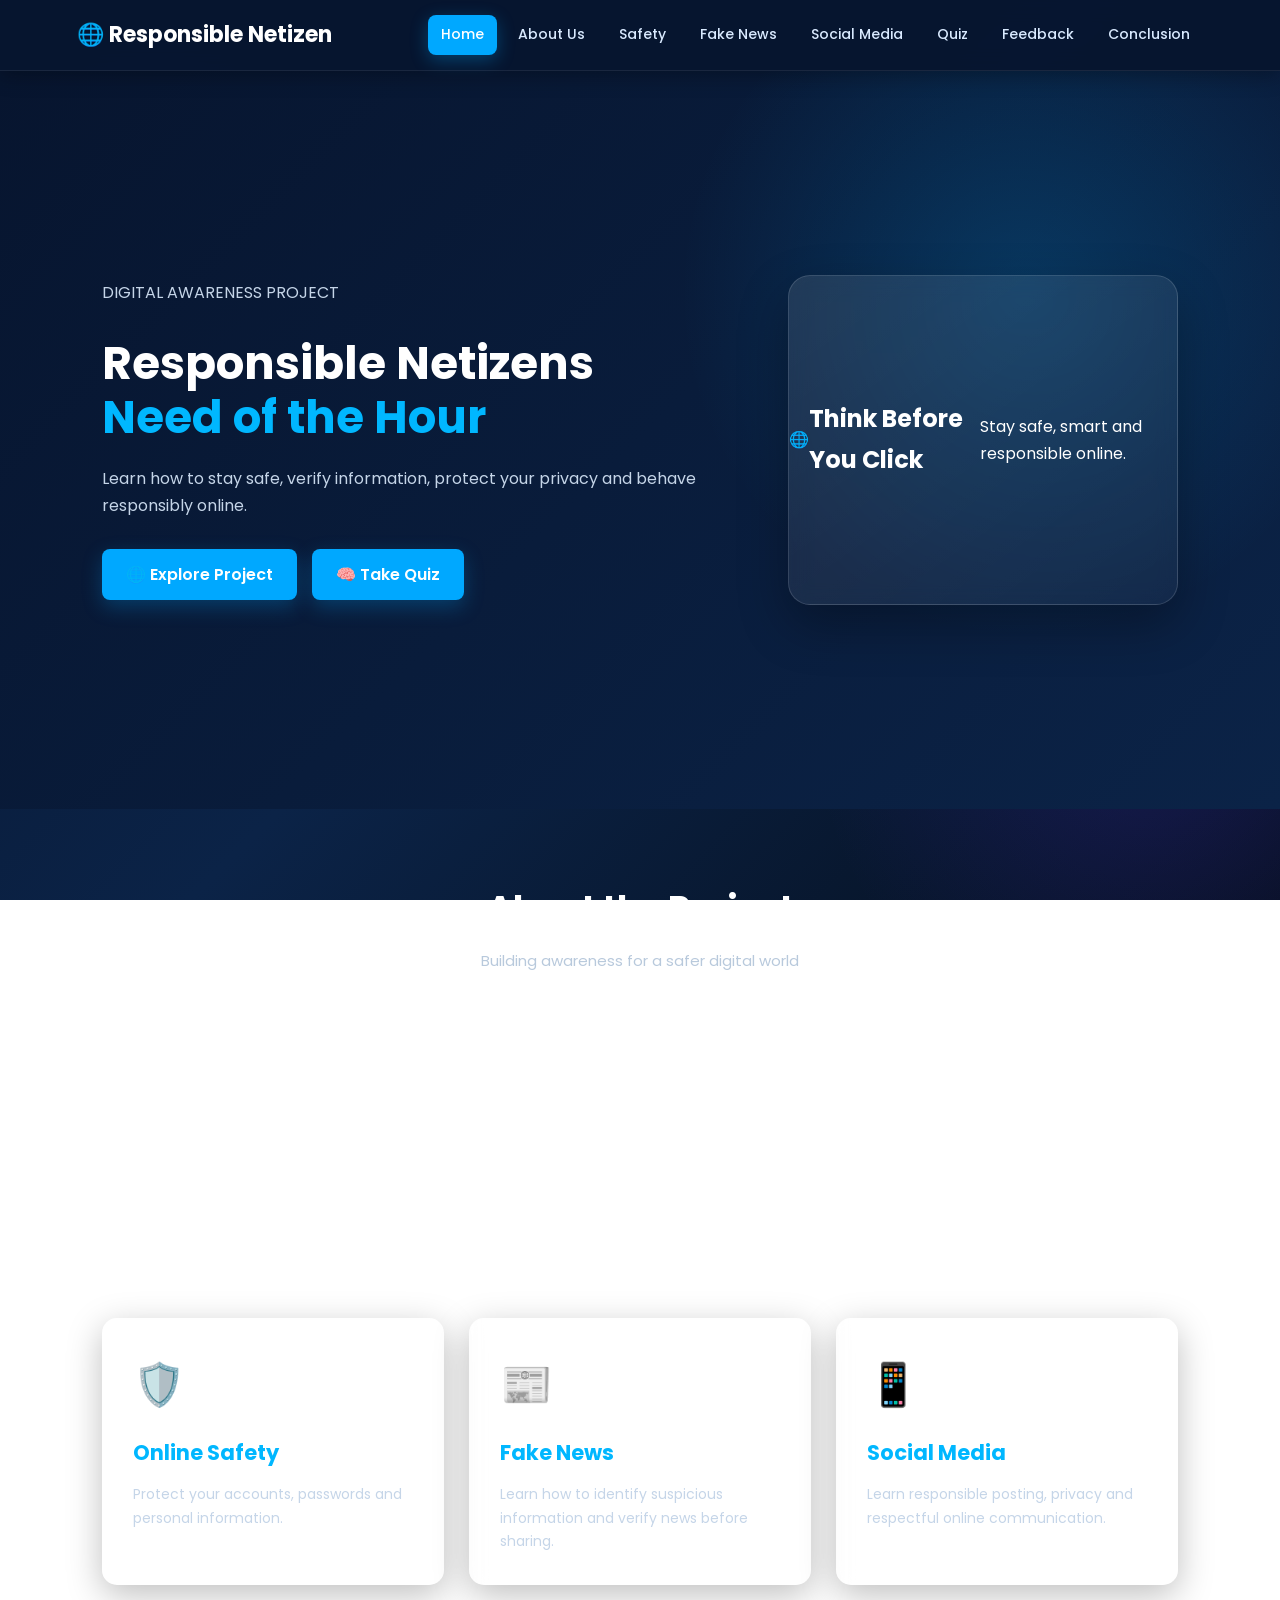
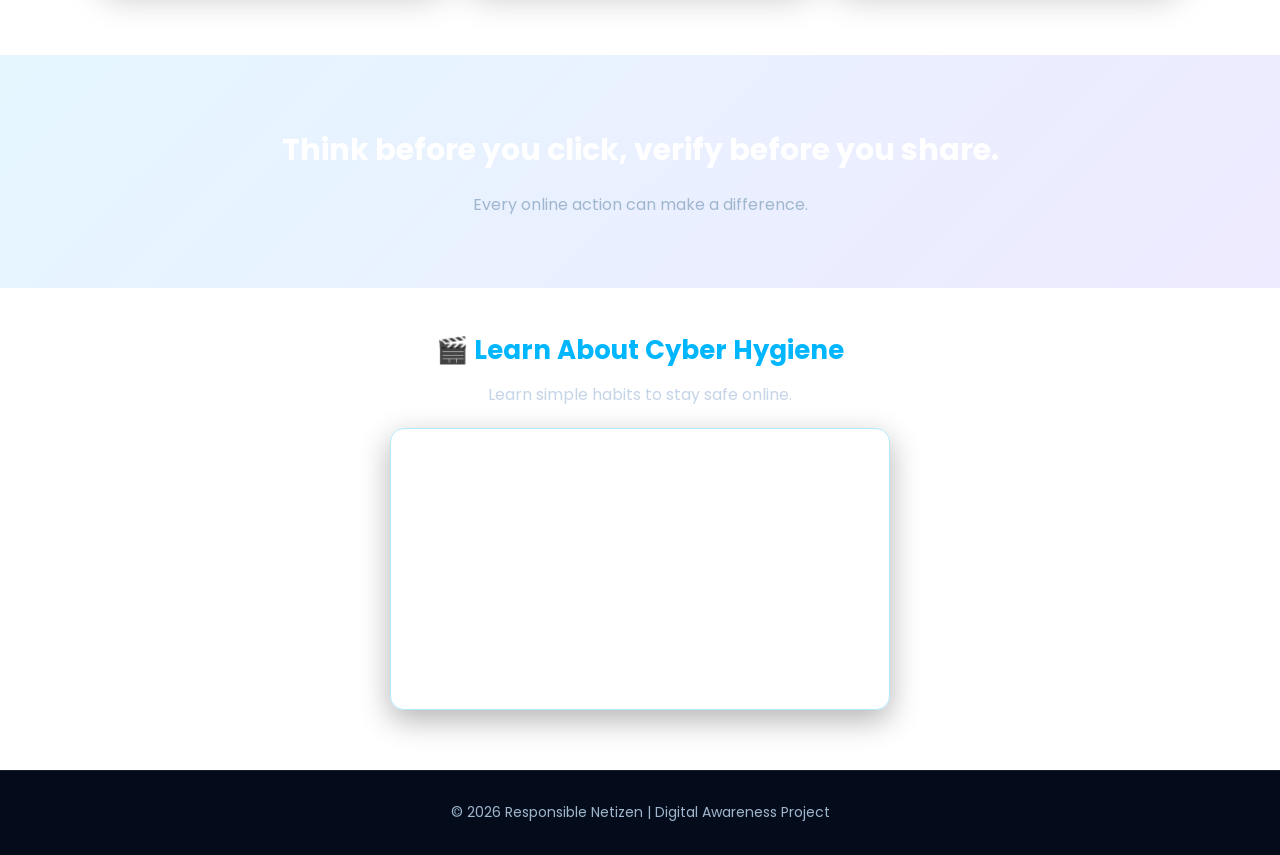
<file: index.html>
<!DOCTYPE html>
<html lang="en">

<head>

    <meta charset="UTF-8">

    <meta name="viewport"
          content="width=device-width, initial-scale=1.0">

    <title>Responsible Netizen</title>

    <link rel="stylesheet" href="style.css">

</head>

<body>

<!-- NAVBAR -->

<nav class="navbar">

    <div class="logo">
        🌐 Responsible Netizen
    </div>

    <div class="nav-links">

        <a href="index.html" class="active">Home</a>
         <a href="about.html">About Us</a>
        <a href="safety.html">Safety</a>
        <a href="fake-news.html">Fake News</a>
        <a href="social-media.html">Social Media</a>
        <a href="quiz.html">Quiz</a>
        <a href="feedback.html">Feedback</a>
        <a href="conclusion.html">Conclusion</a>

    </div>

</nav>


<!-- HERO -->

<section class="hero">

    <div class="hero-content">

        <p class="project-label">
            DIGITAL AWARENESS PROJECT
        </p>

        <h1>
            Responsible Netizens
            <br>
            <span>Need of the Hour</span>
        </h1>

        <p>
            Learn how to stay safe, verify information,
            protect your privacy and behave responsibly online.
        </p>

        <div class="hero-buttons">

           <a href="about.html" class="btn">
    🌐 Explore Project
</a>

<a href="quiz.html" class="btn">
    🧠 Take Quiz
</a>

        </div>

    </div>


    <div class="hero-card">

        <div class="hero-icon">
            🌐
        </div>

        <h2>
            Think Before You Click
        </h2>

        <p>
            Stay safe, smart and responsible online.
        </p>

    </div>

</section>


<!-- ABOUT -->

<section class="section">

    <div class="section-title">

        <h2>About the Project</h2>

        <p>
            Building awareness for a safer digital world
        </p>

    </div>

    <div class="about-box">

        <p>
            The internet is an important part of our daily life.
            Being a responsible netizen means using technology
            safely, respectfully and wisely.
        </p>

        <p>
            This project focuses on online safety, fake news,
            social media responsibility and digital awareness.
        </p>

    </div>

</section>


<!-- TOPICS -->

<section class="section light">

    <div class="section-title">

        <h2>What Will You Learn?</h2>

    </div>


    <div class="cards">

        <div class="card">

            <div class="icon">🛡️</div>

            <h3>Online Safety</h3>

            <p>
                Protect your accounts, passwords and
                personal information.
            </p>

        </div>


        <div class="card">

            <div class="icon">📰</div>

            <h3>Fake News</h3>

            <p>
                Learn how to identify suspicious information
                and verify news before sharing.
            </p>

        </div>


        <div class="card">

            <div class="icon">📱</div>

            <h3>Social Media</h3>

            <p>
                Learn responsible posting, privacy and
                respectful online communication.
            </p>

        </div>

    </div>

</section>


<!-- QUOTE -->

<section class="quote">

    <h2>
        Think before you click,
        verify before you share.
    </h2>

    <p>
        Every online action can make a difference.
    </p>

</section>


<!-- 30 SECOND VIDEO -->

<section class="video-section">
    <h2>🎬 Learn About Cyber Hygiene</h2>
    <p>Learn simple habits to stay safe online.</p>

    <div class="video-container small-video">
        <iframe
            src="https://www.youtube.com/embed/CiojUdyjEyY?start=0&end=30"
            title="Basics of Cyber Hygiene"
            allowfullscreen>
        </iframe>
    </div>
</section>

<!-- FOOTER -->

<footer>

    <p>
        © 2026 Responsible Netizen |
        Digital Awareness Project
    </p>

</footer>

</body>
</html>
</file>
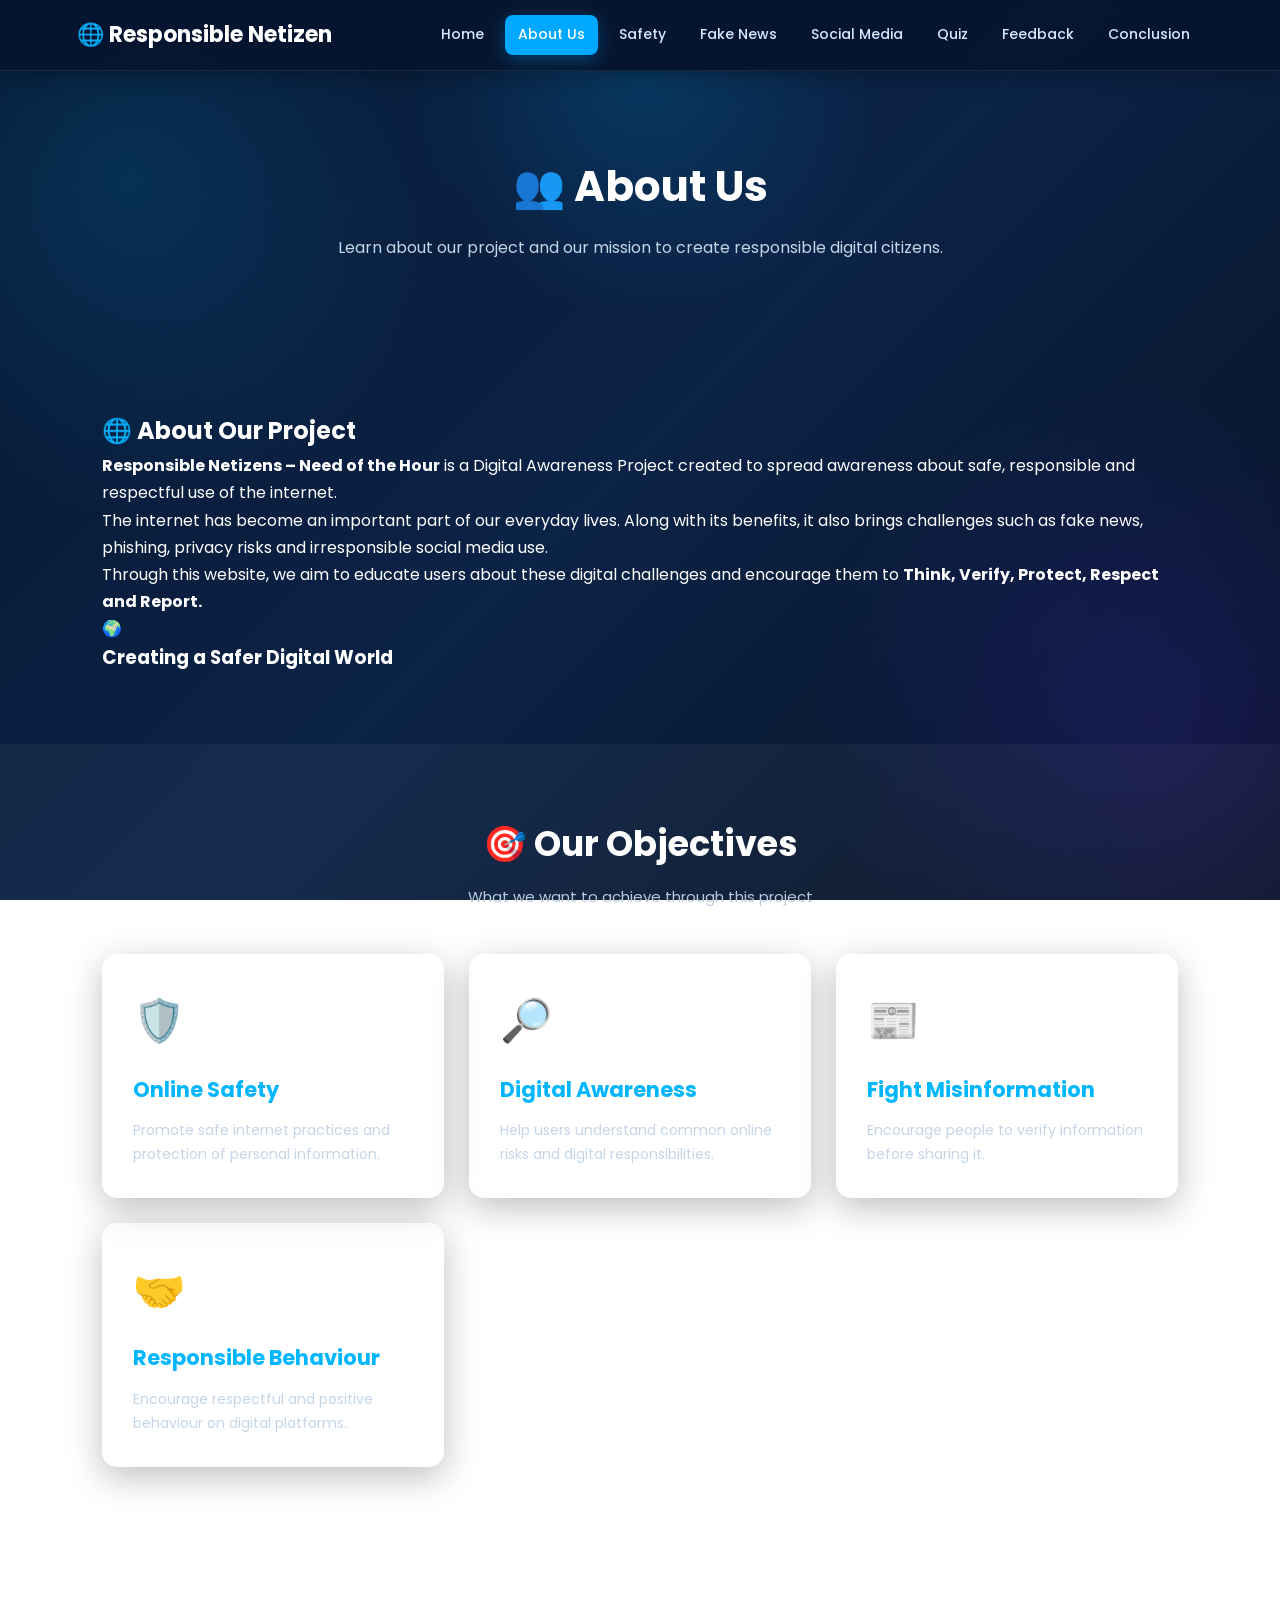
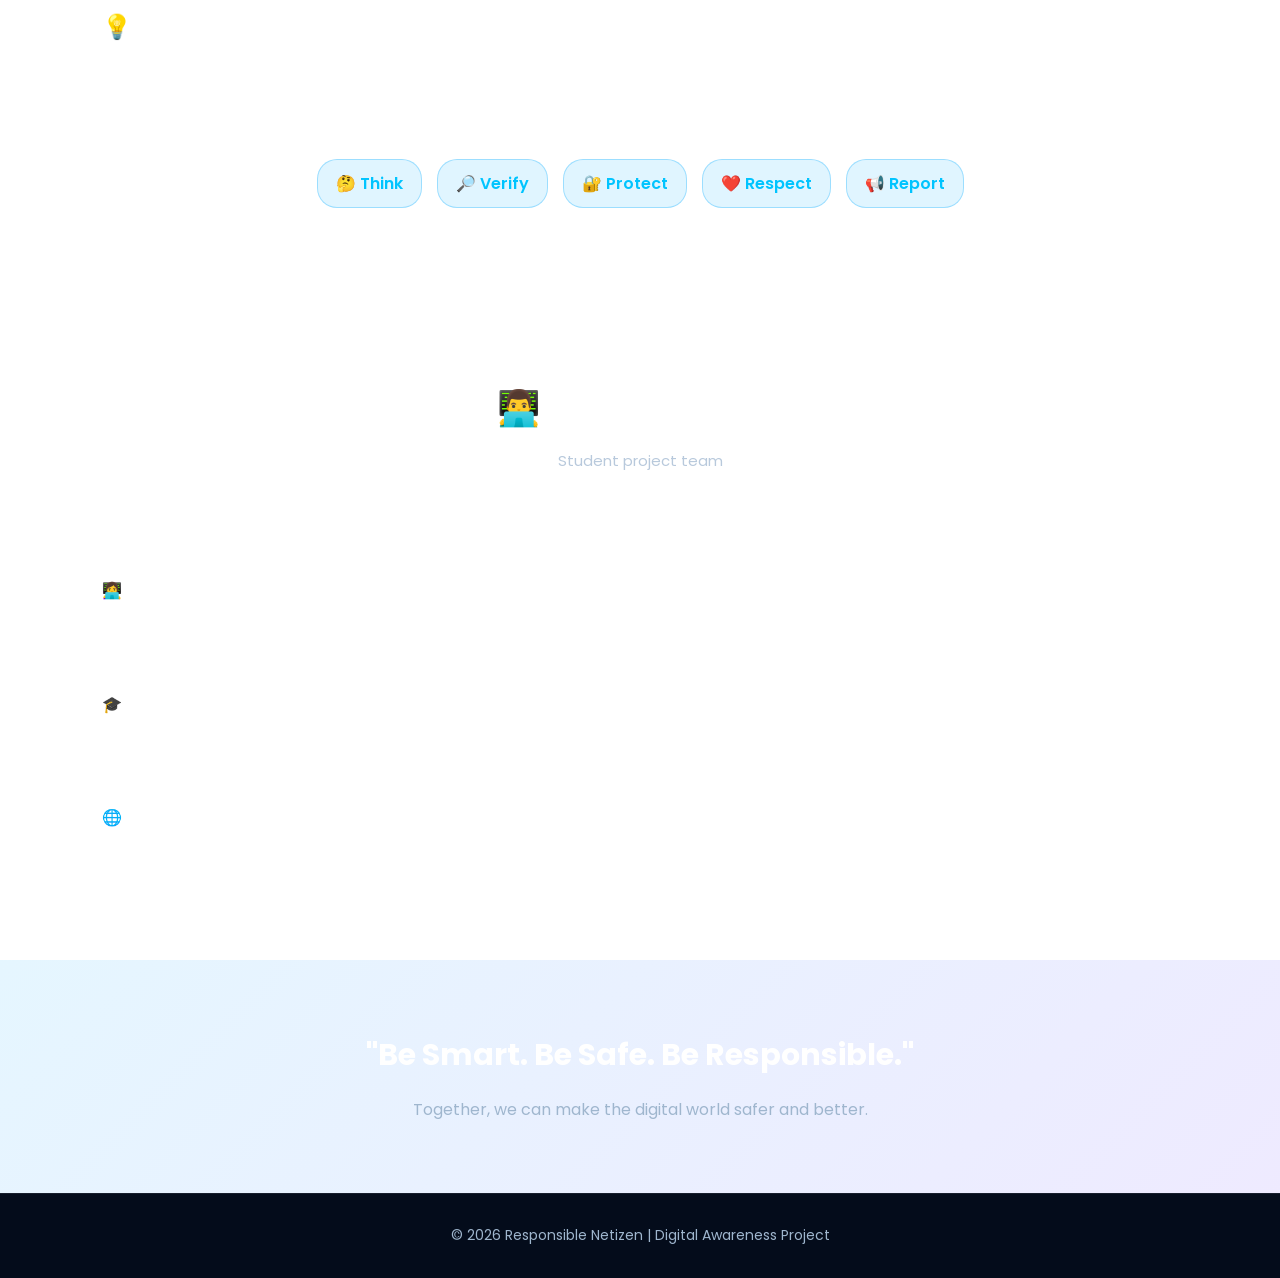
<file: about.html>
<!DOCTYPE html>
<html lang="en">

<head>
    <meta charset="UTF-8">
    <meta name="viewport" content="width=device-width, initial-scale=1.0">

    <title>About Us - Responsible Netizen</title>

    <link rel="stylesheet" href="style.css">
</head>

<body>

<!-- NAVBAR -->

<nav class="navbar">

    <div class="logo">
        🌐 Responsible Netizen
    </div>

    <div class="nav-links">

        <a href="index.html">Home</a>

        <a href="about.html" class="active">
            About Us
        </a>

        <a href="safety.html">
            Safety
        </a>

        <a href="fake-news.html">
            Fake News
        </a>

        <a href="social-media.html">
            Social Media
        </a>

        <a href="quiz.html">
            Quiz
        </a>

        <a href="feedback.html">
            Feedback
        </a>

        <a href="conclusion.html">
            Conclusion
        </a>

    </div>

</nav>


<!-- PAGE HERO -->

<section class="page-hero">

    <h1>👥 About Us</h1>

    <p>
        Learn about our project and our mission
        to create responsible digital citizens.
    </p>

</section>


<!-- ABOUT PROJECT -->

<section class="section">

    <div class="about-container">

        <div class="about-content">

            <h2>🌐 About Our Project</h2>

            <p>
                <strong>Responsible Netizens – Need of the Hour</strong>
                is a Digital Awareness Project created to spread
                awareness about safe, responsible and respectful
                use of the internet.
            </p>

            <p>
                The internet has become an important part of our
                everyday lives. Along with its benefits, it also
                brings challenges such as fake news, phishing,
                privacy risks and irresponsible social media use.
            </p>

            <p>
                Through this website, we aim to educate users about
                these digital challenges and encourage them to
                <strong>Think, Verify, Protect, Respect and Report.</strong>
            </p>

        </div>


        <div class="about-icon">

            🌍

            <h3>
                Creating a Safer
                Digital World
            </h3>

        </div>

    </div>

</section>


<!-- OUR OBJECTIVES -->

<section class="section light">

    <div class="section-title">

        <h2>🎯 Our Objectives</h2>

        <p>
            What we want to achieve through this project
        </p>

    </div>


    <div class="cards">

        <div class="card">

            <div class="icon">🛡️</div>

            <h3>Online Safety</h3>

            <p>
                Promote safe internet practices and
                protection of personal information.
            </p>

        </div>


        <div class="card">

            <div class="icon">🔎</div>

            <h3>Digital Awareness</h3>

            <p>
                Help users understand common online
                risks and digital responsibilities.
            </p>

        </div>


        <div class="card">

            <div class="icon">📰</div>

            <h3>Fight Misinformation</h3>

            <p>
                Encourage people to verify information
                before sharing it.
            </p>

        </div>


        <div class="card">

            <div class="icon">🤝</div>

            <h3>Responsible Behaviour</h3>

            <p>
                Encourage respectful and positive
                behaviour on digital platforms.
            </p>

        </div>

    </div>

</section>


<!-- WHY THIS PROJECT -->

<section class="section">

    <div class="about-box">

        <h2>💡 Why This Project?</h2>

        <p>
            Every day, people use smartphones, social media,
            websites and online services. However, not everyone
            is aware of the risks associated with the digital world.
        </p>

        <p>
            Our project aims to make digital safety simple,
            understandable and interactive for everyone.
        </p>

        <div class="golden-rules">

            <span>🤔 Think</span>

            <span>🔎 Verify</span>

            <span>🔐 Protect</span>

            <span>❤️ Respect</span>

            <span>📢 Report</span>

        </div>

    </div>

</section>


<!-- TEAM -->

<section class="section light">

    <div class="section-title">

        <h2>👨‍💻 Project Team</h2>

        <p>
            Student project team
        </p>

    </div>

     <div class="team-card">

            <div class="team-icon">
                
            </div>

            <h3>Team Members</h3>

            <p>
                Aditi Pandey,
                Khushbhu Yadav
            </p>

        </div>

    </div>


    <div class="team-container">

        <div class="team-card">

            <div class="team-icon">
                👩‍💻
            </div>

            <h3>Project Team</h3>

            <p>
                BSCIT students
            </p>

            <p>
                Digital Awareness Project
            </p>

        </div>


        <div class="team-card">

            <div class="team-icon">
                🎓
            </div>

            <h3>Academic Project</h3>

            <p>
                Field Project
            </p>

            <p>
                Responsible Netizens
            </p>

        </div>


        <div class="team-card">

            <div class="team-icon">
                🌐
            </div>

            <h3>Our Mission</h3>

            <p>
                Promote safe and responsible
                digital citizenship.
            </p>

        </div>

    </div>

    

</section>


<!-- FINAL MESSAGE -->

<section class="quote">

    <h2>
        "Be Smart. Be Safe. Be Responsible."
    </h2>

    <p>
        Together, we can make the digital world
        safer and better.
    </p>

</section>


<!-- FOOTER -->

<footer>

    <p>
        © 2026 Responsible Netizen |
        Digital Awareness Project
    </p>

</footer>

</body>

</html>
</file>
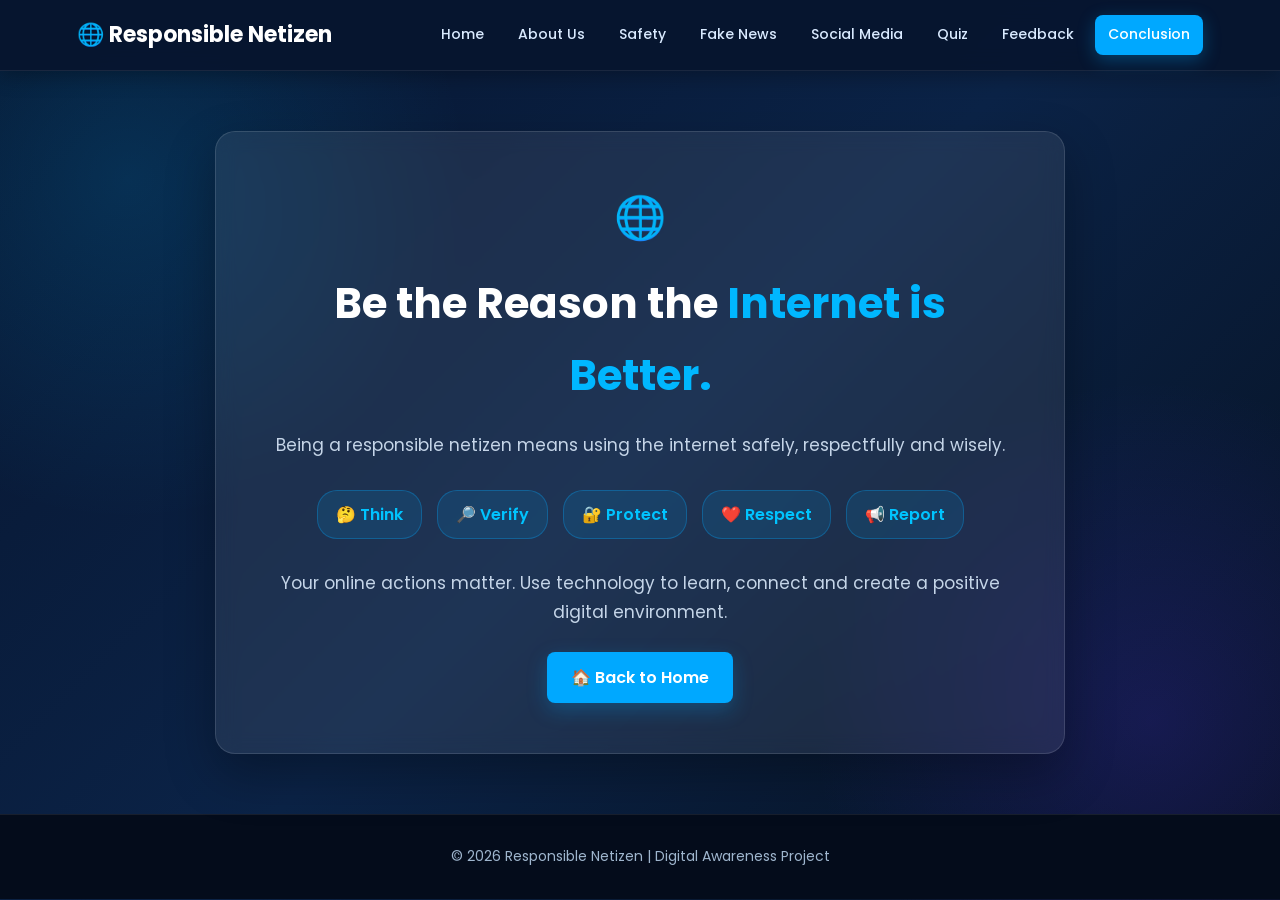
<file: conclusion.html>
<!DOCTYPE html>
<html lang="en">

<head>

    <meta charset="UTF-8">

    <meta name="viewport"
          content="width=device-width, initial-scale=1.0">

    <title>Conclusion</title>

    <link rel="stylesheet" href="style.css">

</head>

<body>

<nav class="navbar">

    <div class="logo">
        🌐 Responsible Netizen
    </div>

    <div class="nav-links">

        <a href="index.html">Home</a>
         <a href="about.html">About Us</a>
        <a href="safety.html">Safety</a>
        <a href="fake-news.html">Fake News</a>
        <a href="social-media.html">Social Media</a>
        <a href="quiz.html">Quiz</a>
        <a href="feedback.html">Feedback</a>

        <a href="conclusion.html" class="active">
            Conclusion
        </a>

    </div>

</nav>


<section class="conclusion">

    <div class="conclusion-box">

        <div class="icon">
            🌐
        </div>

        <h1>
            Be the Reason the
            <span>Internet is Better.</span>
        </h1>

        <p>
            Being a responsible netizen means using the internet
            safely, respectfully and wisely.
        </p>


        <div class="golden-rules">

            <span>🤔 Think</span>
            <span>🔎 Verify</span>
            <span>🔐 Protect</span>
            <span>❤️ Respect</span>
            <span>📢 Report</span>

        </div>


        <p>
            Your online actions matter.
            Use technology to learn, connect and create
            a positive digital environment.
        </p>


        <a href="index.html" class="btn">
            🏠 Back to Home
        </a>

    </div>

</section>


<footer>

    <p>
        © 2026 Responsible Netizen |
        Digital Awareness Project
    </p>

</footer>

</body>
</html>
</file>
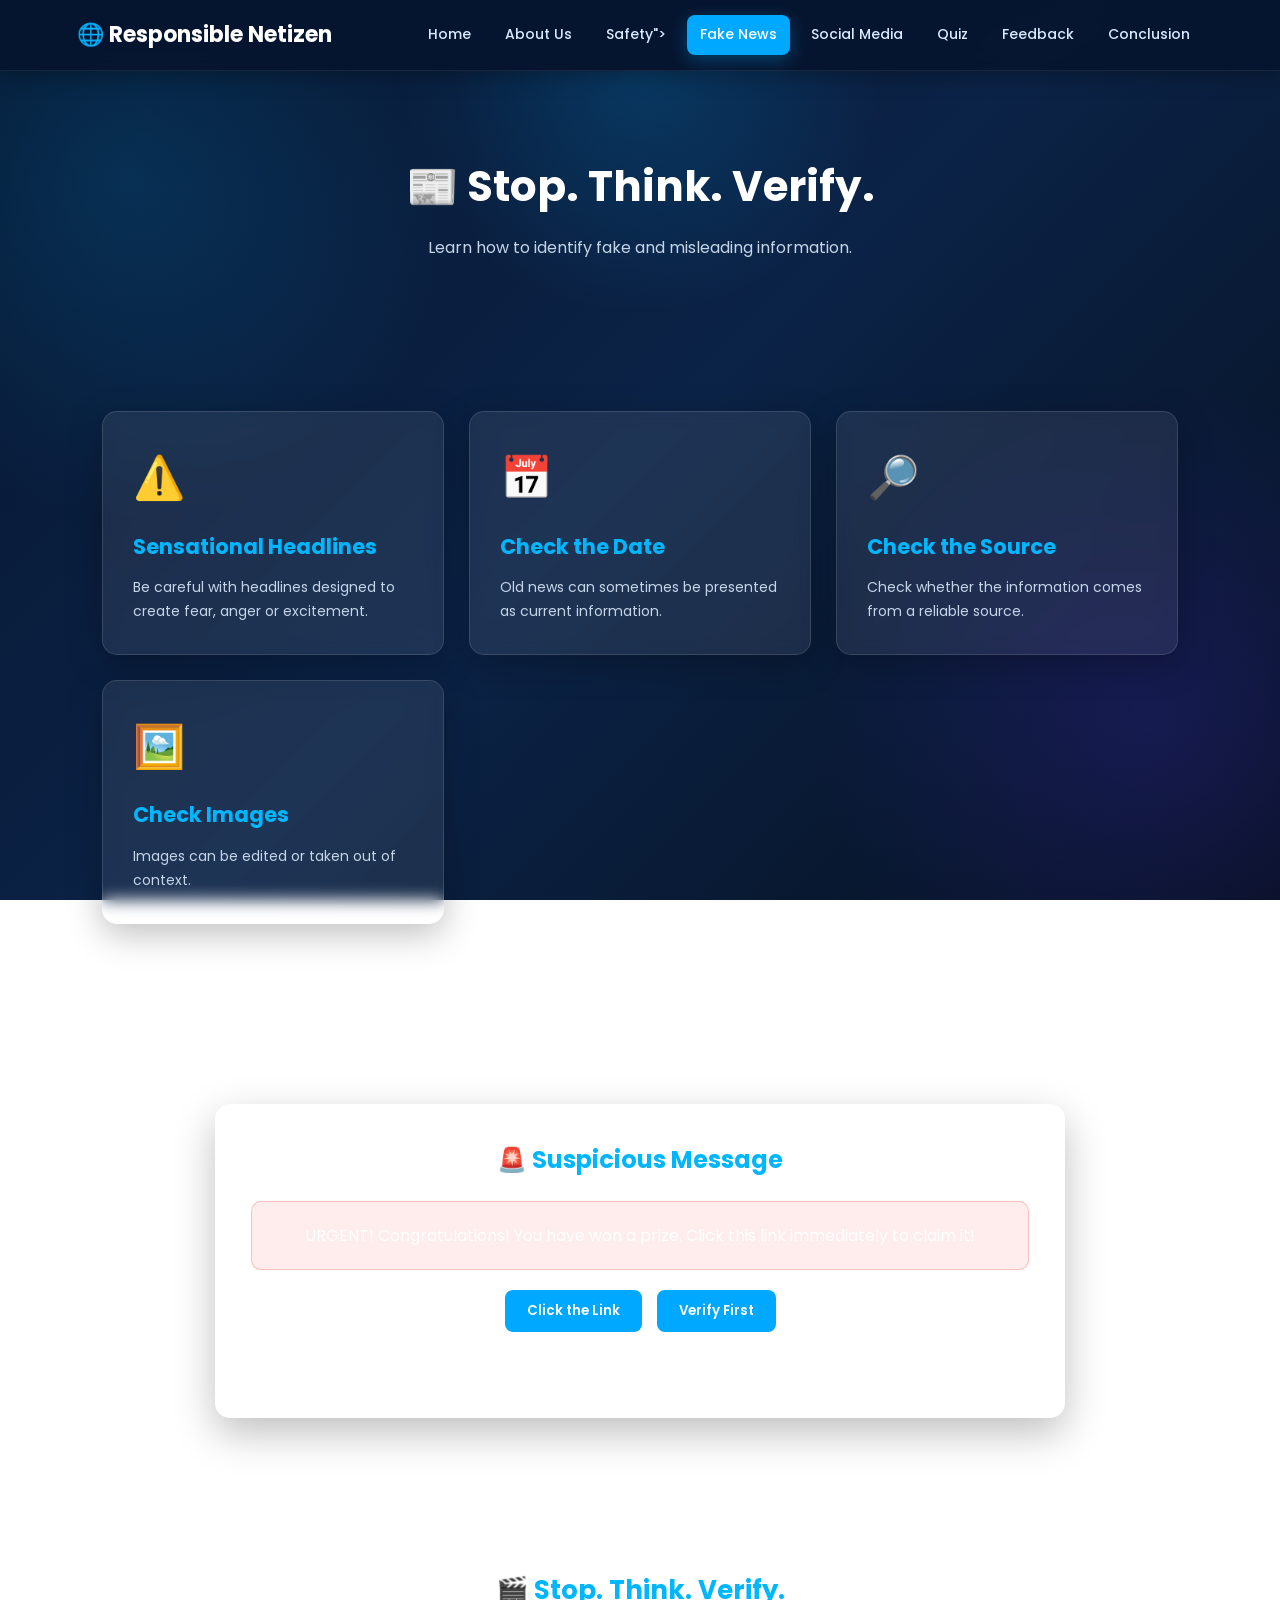
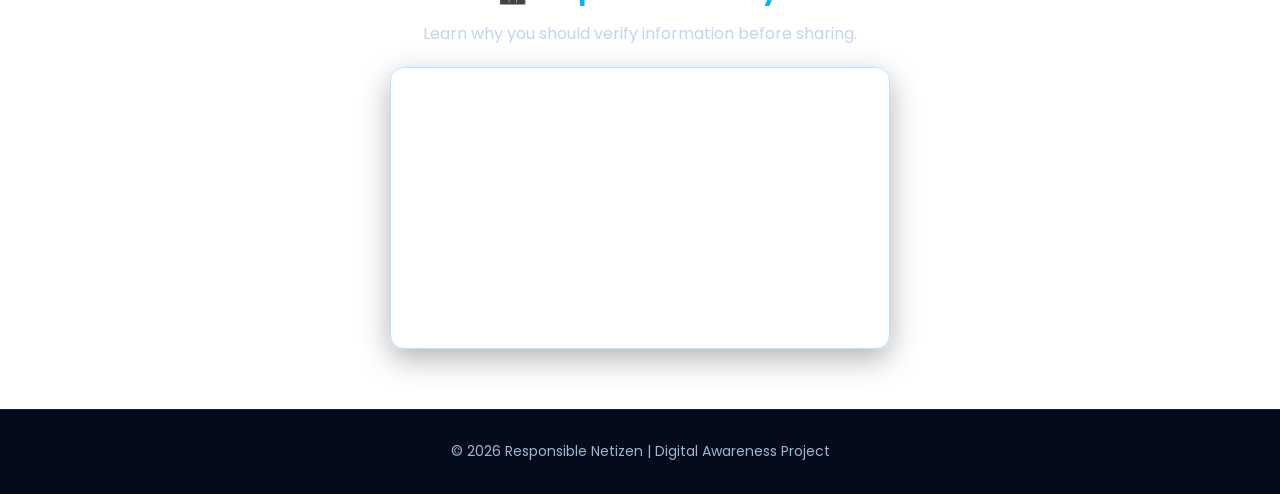
<file: fake-news.html>
<!DOCTYPE html>
<html lang="en">

<head>

    <meta charset="UTF-8">

    <meta name="viewport"
          content="width=device-width, initial-scale=1.0">

    <title>Fake News</title>

    <link rel="stylesheet" href="style.css">

</head>

<body>

<nav class="navbar">

    <div class="logo">
        🌐 Responsible Netizen
    </div>

    <div class="nav-links">

        <a href="index.html">Home</a>
         <a href="about.html">About Us</a>
        <a href="safety.html">Safety"></a>

        <a href="fake-news.html" class="active">
            Fake News
        </a>

        <a href="social-media.html">Social Media</a>
        <a href="quiz.html">Quiz</a>
        <a href="feedback.html">Feedback</a>
        <a href="conclusion.html">Conclusion</a>

    </div>

</nav>


<section class="page-hero">

    <h1>📰 Stop. Think. Verify.</h1>

    <p>
        Learn how to identify fake and misleading information.
    </p>

</section>


<section class="section">

    <div class="cards">

        <div class="card">

            <div class="icon">⚠️</div>

            <h3>Sensational Headlines</h3>

            <p>
                Be careful with headlines designed to create
                fear, anger or excitement.
            </p>

        </div>


        <div class="card">

            <div class="icon">📅</div>

            <h3>Check the Date</h3>

            <p>
                Old news can sometimes be presented
                as current information.
            </p>

        </div>


        <div class="card">

            <div class="icon">🔎</div>

            <h3>Check the Source</h3>

            <p>
                Check whether the information comes
                from a reliable source.
            </p>

        </div>


        <div class="card">

            <div class="icon">🖼️</div>

            <h3>Check Images</h3>

            <p>
                Images can be edited or taken out of context.
            </p>

        </div>

    </div>

</section>


<section class="section light">

    <div class="activity-box">

        <h2>🚨 Suspicious Message</h2>

        <div class="message">

            URGENT! Congratulations!
            You have won a prize.
            Click this link immediately to claim it!

        </div>


        <div class="activity-buttons">

            <button onclick="checkNews('click')">
                Click the Link
            </button>

            <button onclick="checkNews('verify')">
                Verify First
            </button>

        </div>


        <p id="news-result"></p>

    </div>

</section>


<!-- 30 SECOND VIDEO -->

<section class="video-section">
    <h2>🎬 Stop. Think. Verify.</h2>
    <p>Learn why you should verify information before sharing.</p>

    <div class="video-container small-video">
        <iframe
            src="https://www.youtube.com/embed/23vafIJ6Spg?start=0&end=30"
            title="AI Deepfakes and Misinformation"
            allowfullscreen>
        </iframe>
    </div>
</section>


<footer>

    <p>
        © 2026 Responsible Netizen |
        Digital Awareness Project
    </p>

</footer>


<script src="script.js"></script>

</body>
</html>
</file>
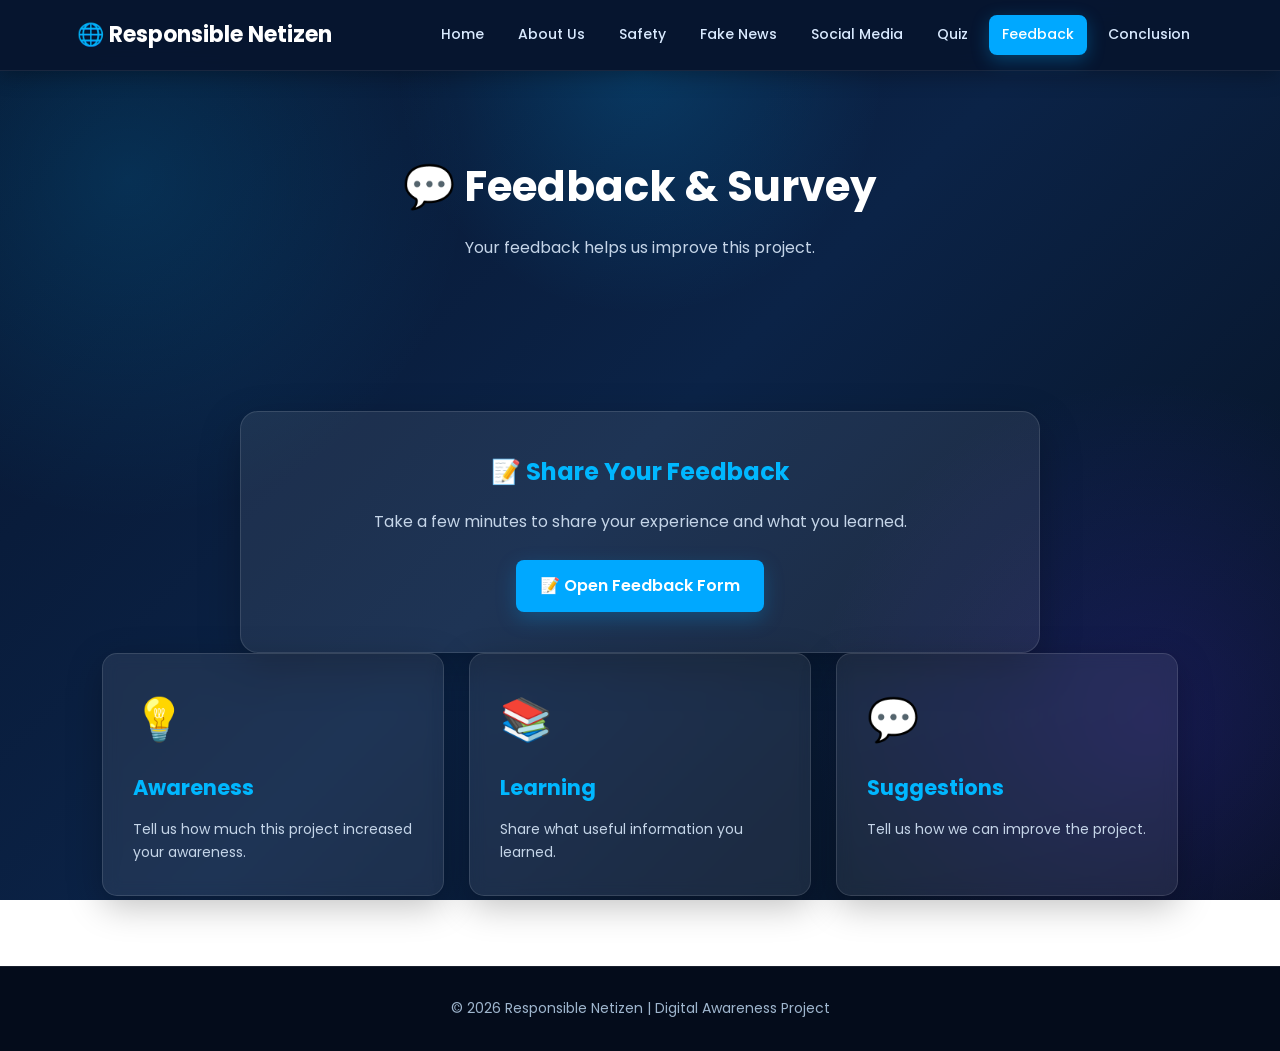
<file: feedback.html>
<!DOCTYPE html>
<html lang="en">

<head>

    <meta charset="UTF-8">

    <meta name="viewport"
          content="width=device-width, initial-scale=1.0">

    <title>Feedback</title>

    <link rel="stylesheet" href="style.css">

</head>

<body>

<nav class="navbar">

    <div class="logo">
        🌐 Responsible Netizen
    </div>

    <div class="nav-links">

        <a href="index.html">Home</a>
         <a href="about.html">About Us</a>
        <a href="safety.html">Safety</a>
        <a href="fake-news.html">Fake News</a>
        <a href="social-media.html">Social Media</a>
        <a href="quiz.html">Quiz</a>

        <a href="feedback.html" class="active">
            Feedback
        </a>

        <a href="conclusion.html">Conclusion</a>

    </div>

</nav>


<section class="page-hero">

    <h1>💬 Feedback & Survey</h1>

    <p>
        Your feedback helps us improve this project.
    </p>

</section>


<section class="section">

    <div class="feedback-box">

        <h2>📝 Share Your Feedback</h2>

        <p>
            Take a few minutes to share your experience
            and what you learned.
        </p>

        <a
            href="https://docs.google.com/forms/d/1hrv_uUnsJwj_mxlSobCxI7dFzrvW6_S6la60DLCcJW8/edit?pli=1"
            target="_blank"
            class="btn"
        >
            📝 Open Feedback Form
        </a>

    </div>


    <div class="cards">

        <div class="card">

            <div class="icon">💡</div>

            <h3>Awareness</h3>

            <p>
                Tell us how much this project increased
                your awareness.
            </p>

        </div>


        <div class="card">

            <div class="icon">📚</div>

            <h3>Learning</h3>

            <p>
                Share what useful information you learned.
            </p>

        </div>


        <div class="card">

            <div class="icon">💬</div>

            <h3>Suggestions</h3>

            <p>
                Tell us how we can improve the project.
            </p>

        </div>

    </div>

</section>


<footer>

    <p>
        © 2026 Responsible Netizen |
        Digital Awareness Project
    </p>

</footer>

</body>
</html>
</file>
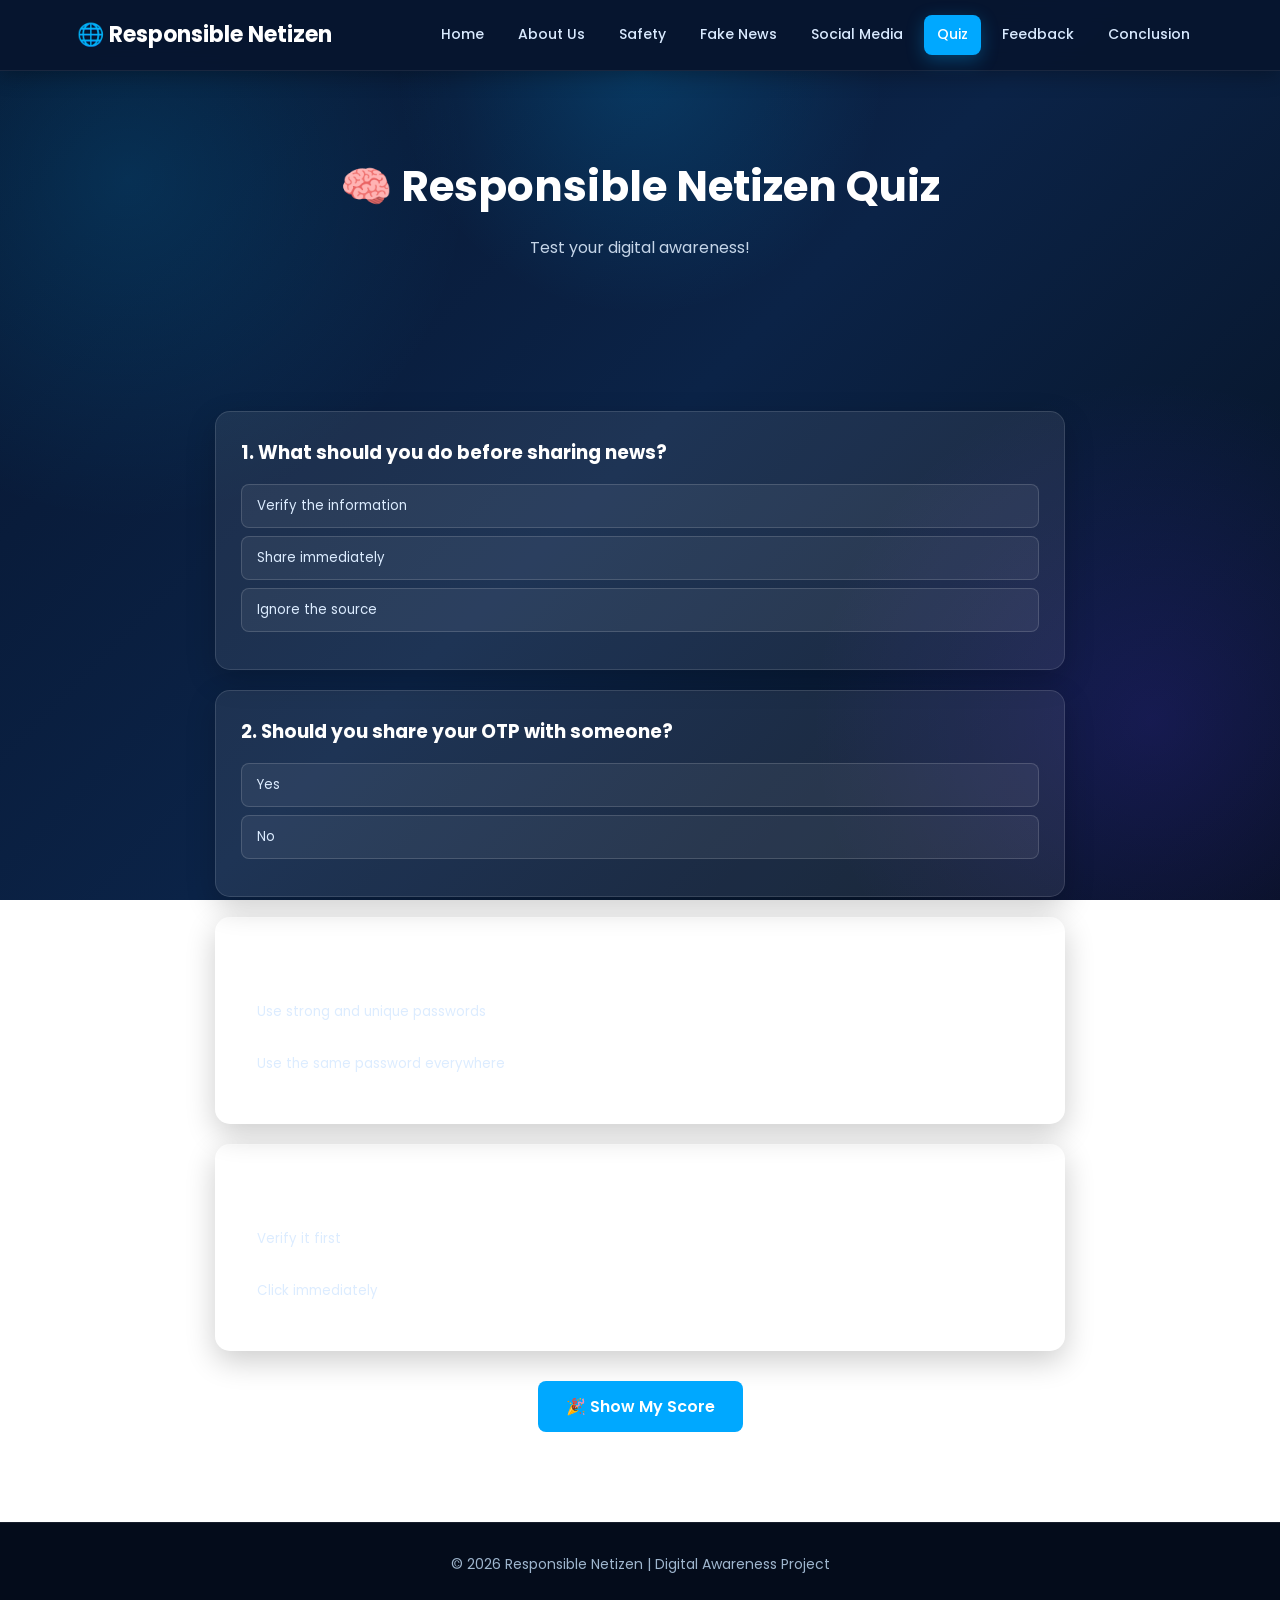
<file: quiz.html>
<!DOCTYPE html>
<html lang="en">

<head>

    <meta charset="UTF-8">

    <meta name="viewport"
          content="width=device-width, initial-scale=1.0">

    <title>Quiz</title>

    <link rel="stylesheet" href="style.css">

</head>

<body>

<nav class="navbar">

    <div class="logo">
        🌐 Responsible Netizen
    </div>

    <div class="nav-links">

        <a href="index.html">Home</a>
         <a href="about.html">About Us</a>
        <a href="safety.html">Safety</a>
        <a href="fake-news.html">Fake News</a>
        <a href="social-media.html">Social Media</a>

        <a href="quiz.html" class="active">
            Quiz
        </a>

        <a href="feedback.html">Feedback</a>
        <a href="conclusion.html">Conclusion</a>

    </div>

</nav>


<section class="page-hero">

    <h1>🧠 Responsible Netizen Quiz</h1>

    <p>
        Test your digital awareness!
    </p>

</section>


<section class="section">

    <div class="quiz-container">


        <div class="question">

            <h3>
                1. What should you do before sharing news?
            </h3>

            <button onclick="answerQ1('verify')">
                Verify the information
            </button>

            <button onclick="answerQ1('share')">
                Share immediately
            </button>

            <button onclick="answerQ1('ignore')">
                Ignore the source
            </button>

            <p id="q1"></p>

        </div>


        <div class="question">

            <h3>
                2. Should you share your OTP with someone?
            </h3>

            <button onclick="answerQ2('yes')">
                Yes
            </button>

            <button onclick="answerQ2('no')">
                No
            </button>

            <p id="q2"></p>

        </div>


        <div class="question">

            <h3>
                3. What is a good password practice?
            </h3>

            <button onclick="answerQ3('strong')">
                Use strong and unique passwords
            </button>

            <button onclick="answerQ3('same')">
                Use the same password everywhere
            </button>

            <p id="q3"></p>

        </div>


        <div class="question">

            <h3>
                4. What should you do with a suspicious link?
            </h3>

            <button onclick="answerQ4('verify')">
                Verify it first
            </button>

            <button onclick="answerQ4('click')">
                Click immediately
            </button>

            <p id="q4"></p>

        </div>


        <div class="score-box">

            <button onclick="showScore()">
                🎉 Show My Score
            </button>

            <h2 id="score"></h2>

        </div>

    </div>

</section>




<footer>

    <p>
        © 2026 Responsible Netizen |
        Digital Awareness Project
    </p>

</footer>


<script src="script.js"></script>

</body>
</html>
</file>
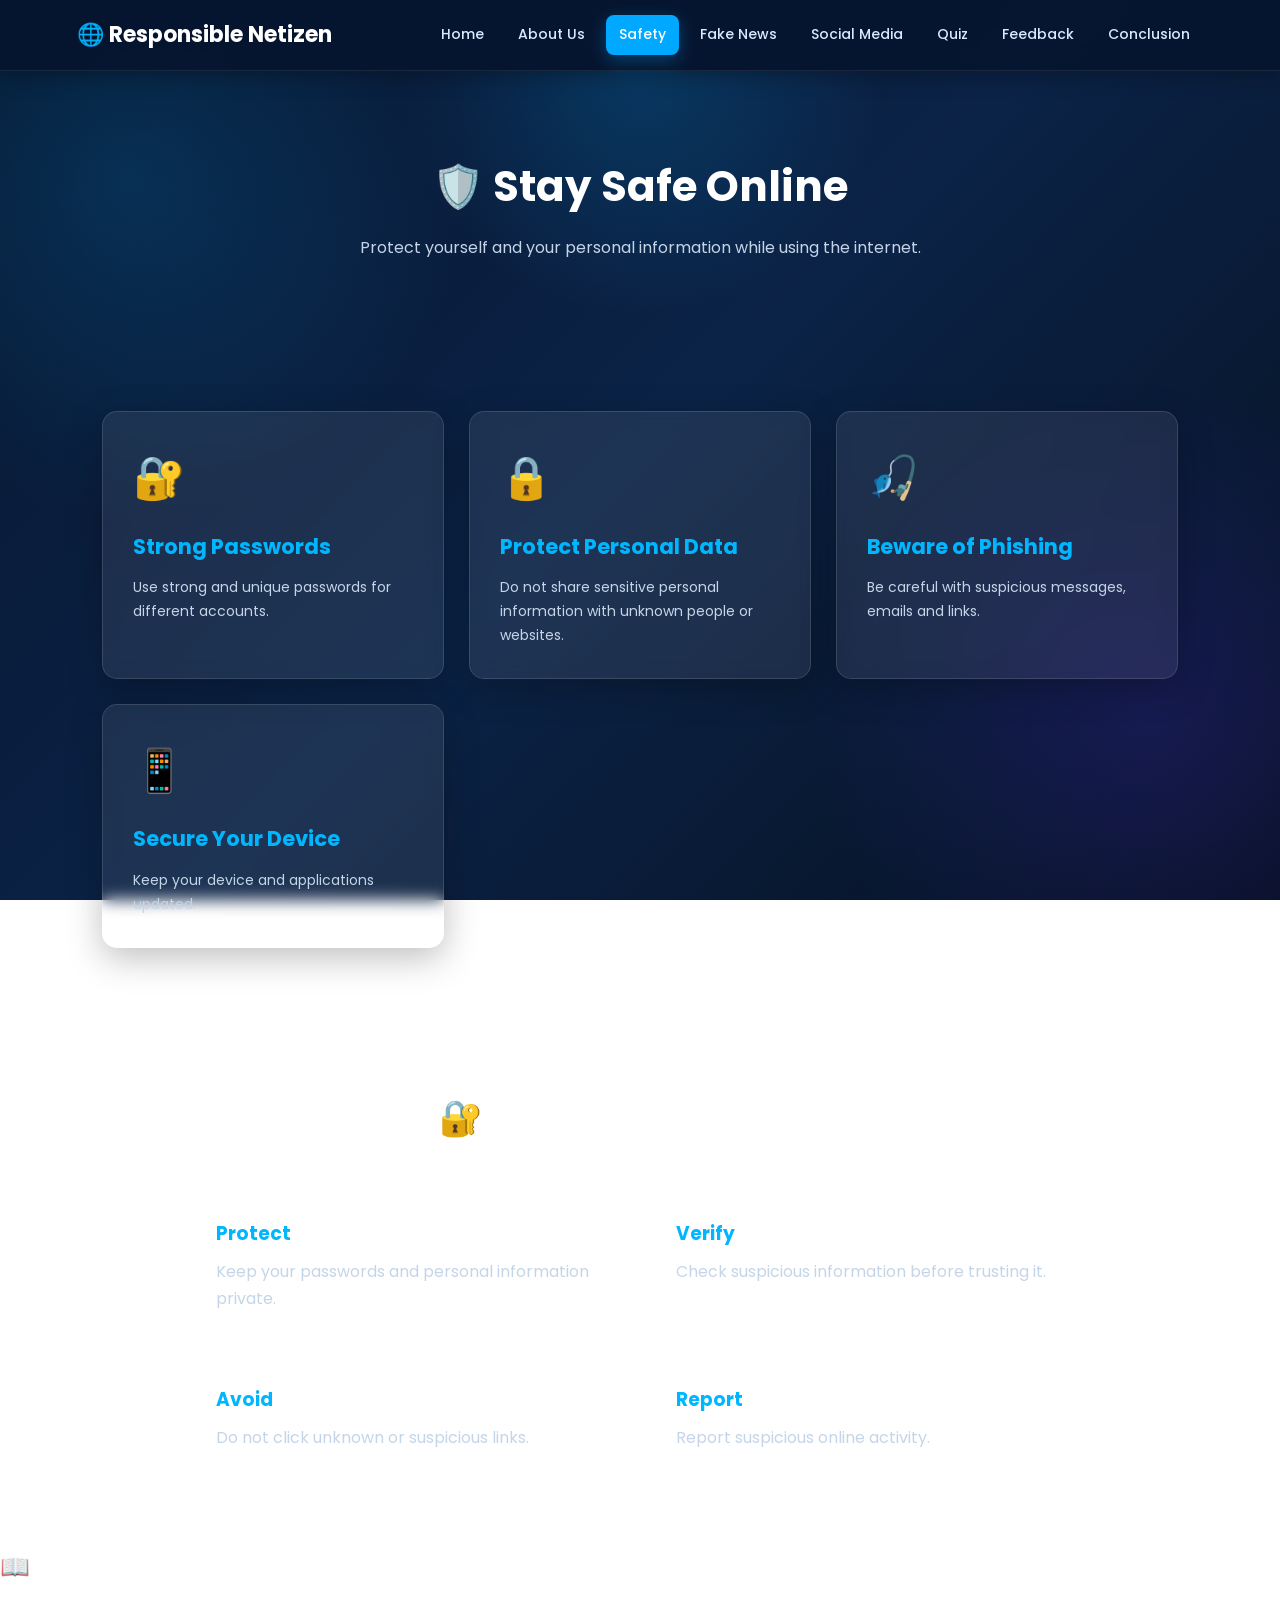
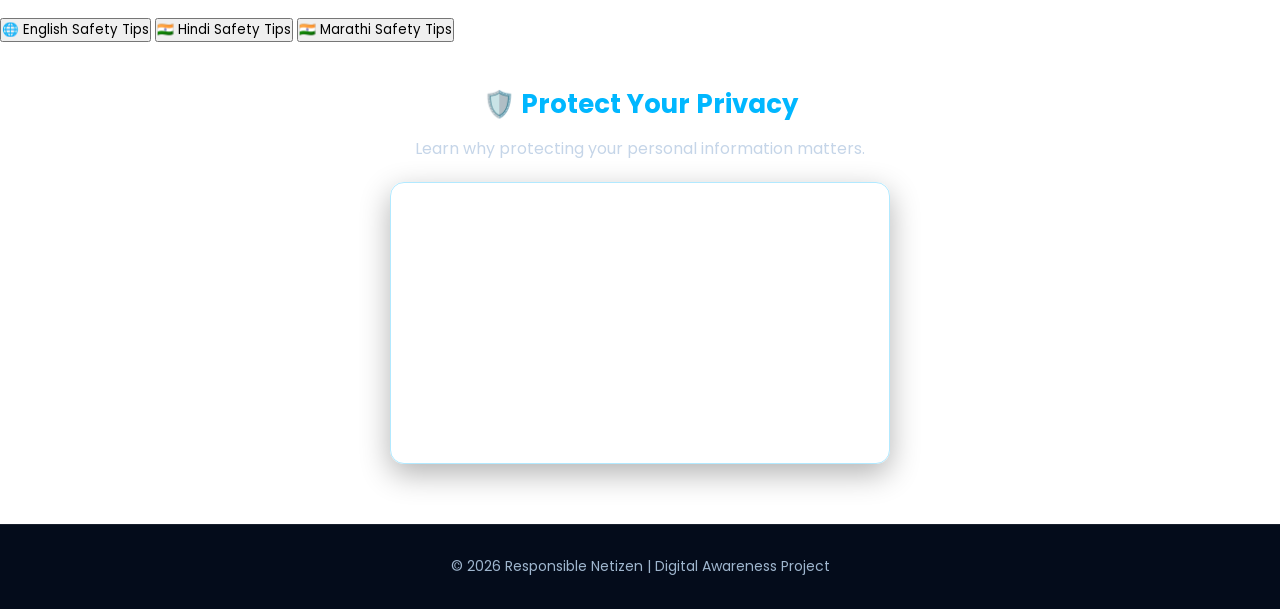
<file: safety.html>
<!DOCTYPE html>
<html lang="en">

<head>

    <meta charset="UTF-8">

    <meta name="viewport"
          content="width=device-width, initial-scale=1.0">

    <title>Online Safety</title>

    <link rel="stylesheet" href="style.css">

</head>

<body>

<nav class="navbar">

    <div class="logo">
        🌐 Responsible Netizen
    </div>

    <div class="nav-links">

        <a href="index.html">Home</a>
         <a href="about.html">About Us</a>

        <a href="safety.html" class="active">
            Safety
        </a>

        <a href="fake-news.html">
            Fake News
        </a>

        <a href="social-media.html">
            Social Media
        </a>

        <a href="quiz.html">
            Quiz
        </a>

        <a href="feedback.html">
            Feedback
        </a>

        <a href="conclusion.html">
            Conclusion
        </a>

    </div>

</nav>


<section class="page-hero">

    <h1>🛡️ Stay Safe Online</h1>

    <p>
        Protect yourself and your personal information
        while using the internet.
    </p>

</section>


<section class="section">

    <div class="cards">

        <div class="card">

            <div class="icon">🔐</div>

            <h3>Strong Passwords</h3>

            <p>
                Use strong and unique passwords
                for different accounts.
            </p>

        </div>


        <div class="card">

            <div class="icon">🔒</div>

            <h3>Protect Personal Data</h3>

            <p>
                Do not share sensitive personal information
                with unknown people or websites.
            </p>

        </div>


        <div class="card">

            <div class="icon">🎣</div>

            <h3>Beware of Phishing</h3>

            <p>
                Be careful with suspicious messages,
                emails and links.
            </p>

        </div>


        <div class="card">

            <div class="icon">📱</div>

            <h3>Secure Your Device</h3>

            <p>
                Keep your device and applications updated.
            </p>

        </div>

    </div>

</section>


<section class="section light">

    <div class="section-title">

        <h2>🔐 Golden Safety Rules</h2>

    </div>

    <div class="rules">

        <div class="rule">

            <h3>Protect</h3>

            <p>
                Keep your passwords and personal
                information private.
            </p>

        </div>


        <div class="rule">

            <h3>Verify</h3>

            <p>
                Check suspicious information before
                trusting it.
            </p>

        </div>


        <div class="rule">

            <h3>Avoid</h3>

            <p>
                Do not click unknown or suspicious links.
            </p>

        </div>


        <div class="rule">

            <h3>Report</h3>

            <p>
                Report suspicious online activity.
            </p>

        </div>

    </div>

</section>

<section class="download-section">

    <h2>📖 Safety Tips</h2>

    <p>
        Read our online safety tips in your preferred language.
    </p>

    <div class="download-buttons">

        <button onclick="openSafety('english')">
            🌐 English Safety Tips
        </button>

        <button onclick="openSafety('hindi')">
            🇮🇳 Hindi Safety Tips
        </button>

        <button onclick="openSafety('marathi')">
            🇮🇳 Marathi Safety Tips
        </button>

    </div>

</section>

</section>


<!-- 30 SECOND VIDEO -->

<section class="video-section">
    <h2>🛡️ Protect Your Privacy</h2>
    <p>Learn why protecting your personal information matters.</p>

    <div class="video-container small-video">
        <iframe
            src="https://www.youtube.com/embed/STdfkPh4mDs?start=0&end=30"
            title="Privacy Matters Protecting Personal Data"
            allowfullscreen>
        </iframe>
    </div>
</section>

<footer>

    <p>
        © 2026 Responsible Netizen |
        Digital Awareness Project
    </p>

</footer>
<script src="script.js"></script>
</body>
</html>
</file>
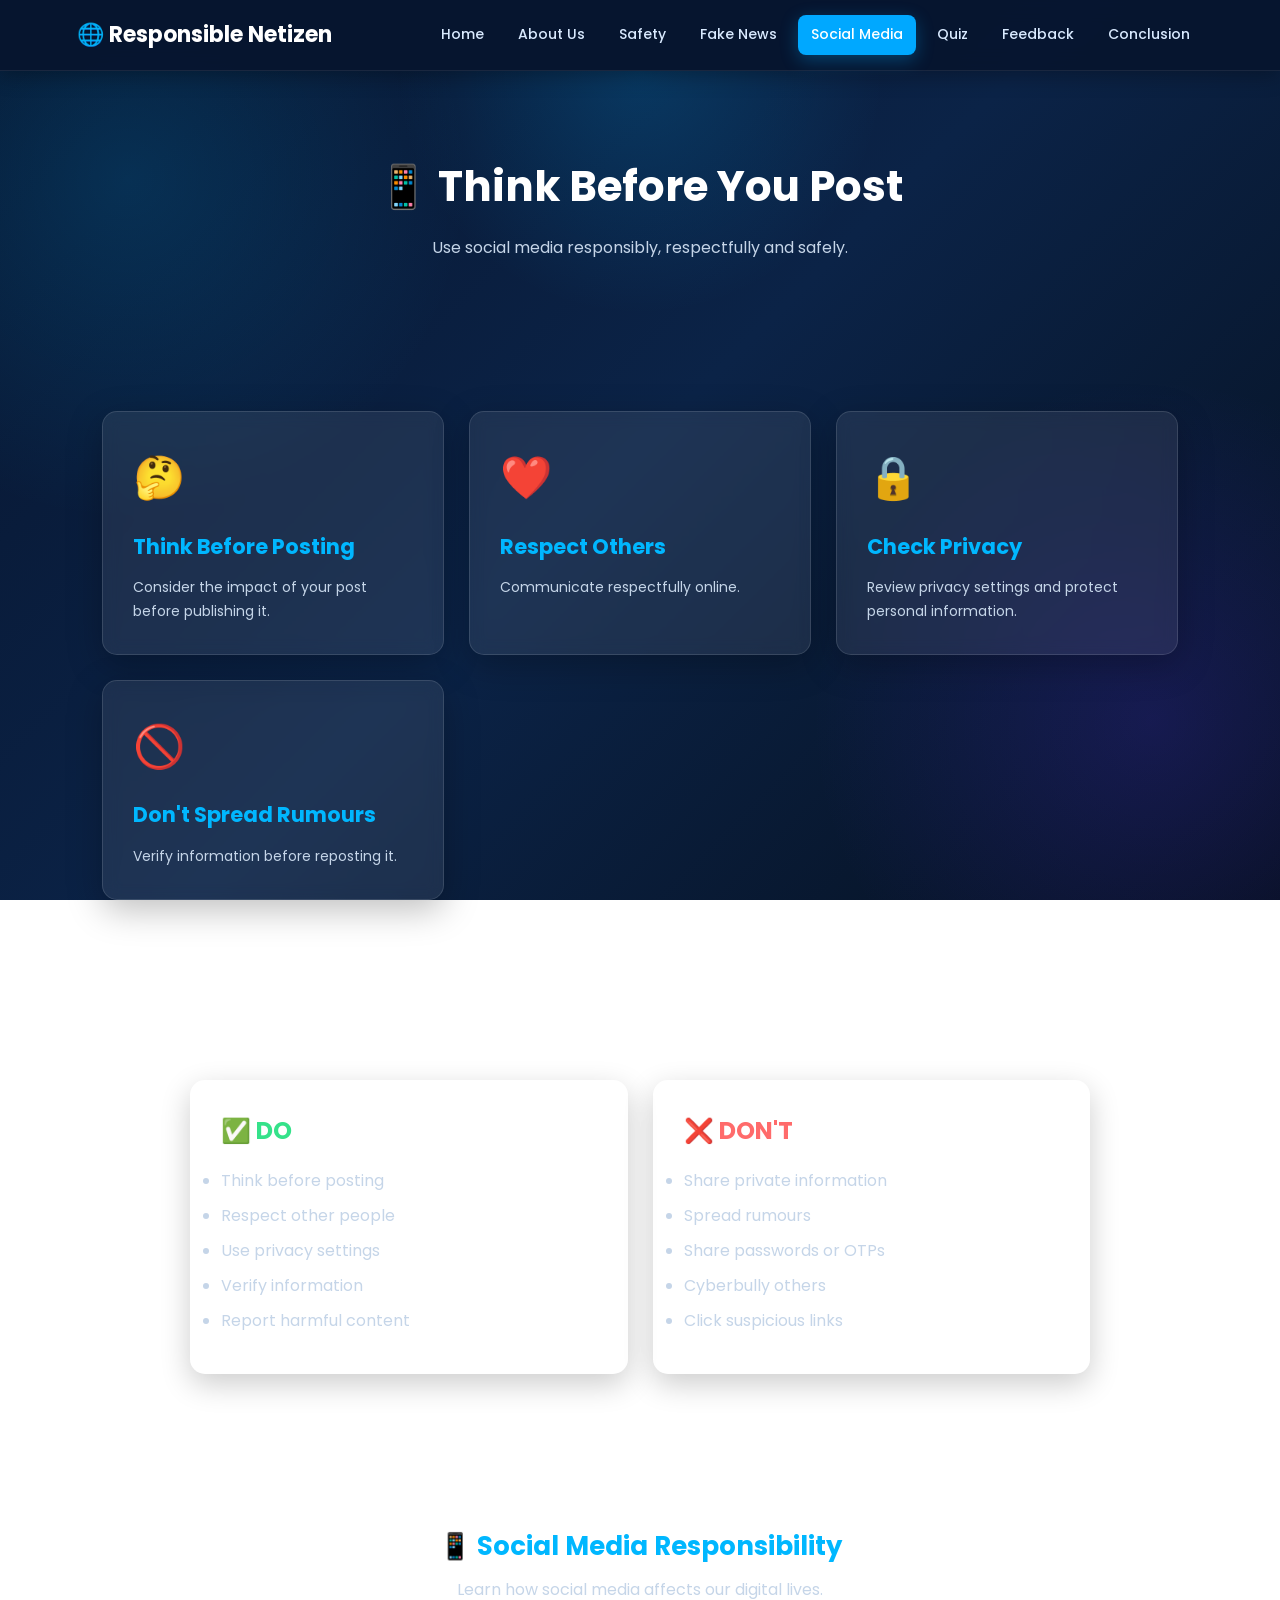
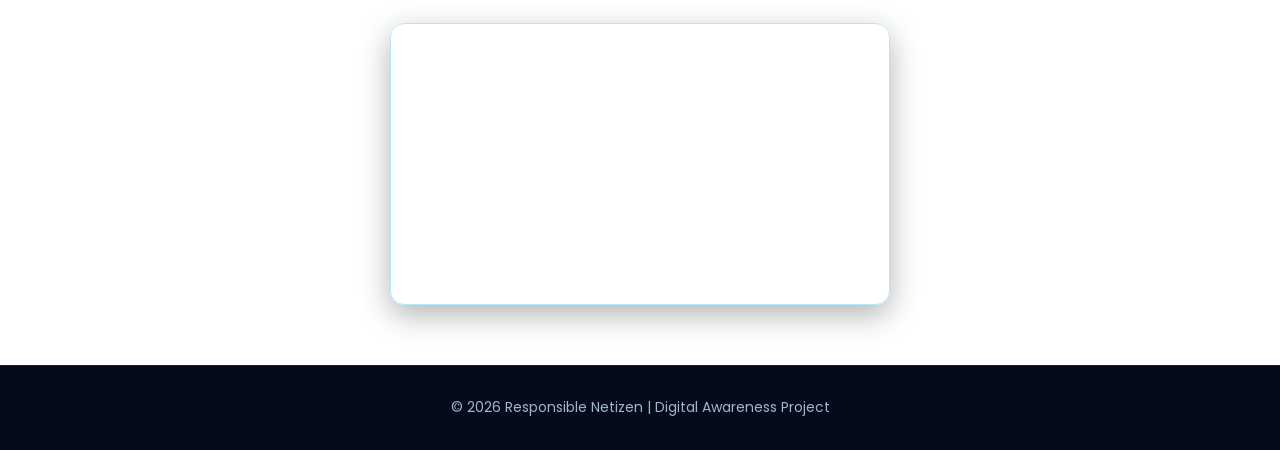
<file: social-media.html>
<!DOCTYPE html>
<html lang="en">

<head>

    <meta charset="UTF-8">

    <meta name="viewport"
          content="width=device-width, initial-scale=1.0">

    <title>Social Media</title>

    <link rel="stylesheet" href="style.css">

</head>

<body>

<nav class="navbar">

    <div class="logo">
        🌐 Responsible Netizen
    </div>

    <div class="nav-links">

        <a href="index.html">Home</a>
         <a href="about.html">About Us</a>
        <a href="safety.html">Safety</a>
        <a href="fake-news.html">Fake News</a>

        <a href="social-media.html" class="active">
            Social Media
        </a>

        <a href="quiz.html">Quiz</a>
        <a href="feedback.html">Feedback</a>
        <a href="conclusion.html">Conclusion</a>

    </div>

</nav>


<section class="page-hero">

    <h1>📱 Think Before You Post</h1>

    <p>
        Use social media responsibly, respectfully and safely.
    </p>

</section>


<section class="section">

    <div class="cards">

        <div class="card">

            <div class="icon">🤔</div>

            <h3>Think Before Posting</h3>

            <p>
                Consider the impact of your post
                before publishing it.
            </p>

        </div>


        <div class="card">

            <div class="icon">❤️</div>

            <h3>Respect Others</h3>

            <p>
                Communicate respectfully online.
            </p>

        </div>


        <div class="card">

            <div class="icon">🔒</div>

            <h3>Check Privacy</h3>

            <p>
                Review privacy settings and protect
                personal information.
            </p>

        </div>


        <div class="card">

            <div class="icon">🚫</div>

            <h3>Don't Spread Rumours</h3>

            <p>
                Verify information before reposting it.
            </p>

        </div>

    </div>

</section>


<section class="section light">

    <div class="do-dont">

        <div class="do-box">

            <h2>✅ DO</h2>

            <ul>

                <li>Think before posting</li>
                <li>Respect other people</li>
                <li>Use privacy settings</li>
                <li>Verify information</li>
                <li>Report harmful content</li>

            </ul>

        </div>


        <div class="dont-box">

            <h2>❌ DON'T</h2>

            <ul>

                <li>Share private information</li>
                <li>Spread rumours</li>
                <li>Share passwords or OTPs</li>
                <li>Cyberbully others</li>
                <li>Click suspicious links</li>

            </ul>

        </div>

    </div>

</section>


<!-- 30 SECOND VIDEO -->

<section class="video-section">
    <h2>📱 Social Media Responsibility</h2>
    <p>Learn how social media affects our digital lives.</p>

    <div class="video-container small-video">
        <iframe
            src="https://www.youtube.com/embed/ArS8toyG29A?start=0&end=30"
            title="The Digital Public Square"
            allowfullscreen>
        </iframe>
    </div>
</section>

<footer>

    <p>
        © 2026 Responsible Netizen |
        Digital Awareness Project
    </p>

</footer>

</body>
</html>
</file>
<file: style.css>
/* =========================================
   RESPONSIBLE NETIZEN
   DARK BLUE DIGITAL THEME
   CORRECTED FULL CSS
   ========================================= */

/* ---------- FONT ---------- */

@import url('https://fonts.googleapis.com/css2?family=Poppins:wght@300;400;500;600;700;800&display=swap');


/* ---------- RESET ---------- */

* {
    margin: 0;
    padding: 0;
    box-sizing: border-box;
}

html {
    scroll-behavior: smooth;
}

body {
    font-family: 'Poppins', sans-serif;

    margin: 0;
    padding: 0;

    background:
        radial-gradient(
            circle at 10% 20%,
            rgba(0, 180, 255, 0.15),
            transparent 25%
        ),
        radial-gradient(
            circle at 90% 80%,
            rgba(90, 50, 255, 0.18),
            transparent 25%
        ),
        linear-gradient(
            135deg,
            #07152f,
            #0b2347,
            #06101f
        );

    background-attachment: fixed;

    color: #ffffff;

    line-height: 1.7;

    min-height: 100vh;

    overflow-x: hidden;
}

a {
    text-decoration: none;
}

button {
    font-family: 'Poppins', sans-serif;
}


/* =========================================
   NAVBAR
   ========================================= */

.navbar {
    width: 100%;

    position: sticky;
    top: 0;

    z-index: 1000;

    display: flex;
    justify-content: space-between;
    align-items: center;

    padding: 15px 6%;

    background: rgba(7, 21, 47, 0.96);

    backdrop-filter: blur(10px);

    border-bottom: 1px solid rgba(255, 255, 255, 0.08);

    box-shadow:
        0 4px 20px rgba(0, 0, 0, 0.3);
}


/* ---------- LOGO ---------- */

.logo {
    color: #ffffff;

    font-size: 22px;

    font-weight: 700;

    white-space: nowrap;
}


/* ---------- NAVIGATION ---------- */

.nav-links {
    display: flex;

    align-items: center;

    gap: 8px;

    list-style: none;
}

.nav-links a {
    display: block;

    color: #d9eaff;

    font-size: 14px;

    font-weight: 500;

    padding: 8px 13px;

    border-radius: 8px;

    transition: 0.3s ease;
}

.nav-links a:hover,
.nav-links a.active {
    background: #00a8ff;

    color: #ffffff;

    box-shadow:
        0 5px 18px rgba(0, 168, 255, 0.3);
}


/* =========================================
   HOME HERO
   ========================================= */

.hero {
    min-height: 82vh;

    display: flex;

    justify-content: space-between;

    align-items: center;

    gap: 50px;

    padding: 70px 8%;

    background:
        radial-gradient(
            circle at 80% 30%,
            rgba(0, 174, 255, 0.18),
            transparent 30%
        ),
        linear-gradient(
            135deg,
            #07152f,
            #0b2347
        );

    overflow: hidden;
}


/* ---------- HERO CONTENT ---------- */

.hero-content {
    flex: 1;

    max-width: 650px;

    position: relative;

    z-index: 2;
}

.hero-content h1 {
    font-size: 45px;

    line-height: 1.2;

    margin-bottom: 20px;

    color: #ffffff;

    font-weight: 700;
}

.hero-content h1 span {
    color: #00b7ff;
}

.hero-content p {
    color: #c5d5e8;

    font-size: 16px;

    margin-bottom: 30px;

    max-width: 650px;
}


/* =========================================
   BUTTONS
   ========================================= */

.hero-buttons {
    display: flex;

    gap: 15px;

    flex-wrap: wrap;
}

.btn {
    display: inline-block;

    padding: 12px 24px;

    border-radius: 8px;

    background: #00a8ff;

    color: #ffffff;

    font-weight: 600;

    border: none;

    cursor: pointer;

    transition: 0.3s ease;

    box-shadow:
        0 7px 20px rgba(0, 168, 255, 0.25);
}

.btn:hover {
    background: #008fd6;

    transform: translateY(-3px);

    box-shadow:
        0 10px 25px rgba(0, 168, 255, 0.35);
}


/* ---------- SECONDARY BUTTON ---------- */

.btn-secondary {
    background: transparent;

    color: #00b7ff;

    border: 1px solid #00a8ff;

    box-shadow: none;
}

.btn-secondary:hover {
    background: #00a8ff;

    color: #ffffff;
}


/* =========================================
   HERO CARD
   IMPORTANT: FONT SIZE FIXED
   ========================================= */

.hero-card {
    width: 390px;

    height: 330px;

    flex-shrink: 0;

    display: flex;

    justify-content: center;

    align-items: center;

    position: relative;

    border-radius: 22px;

    background:
        linear-gradient(
            145deg,
            rgba(255, 255, 255, 0.10),
            rgba(255, 255, 255, 0.04)
        );

    border: 1px solid rgba(255, 255, 255, 0.14);

    box-shadow:
        0 20px 50px rgba(0, 0, 0, 0.3);

    backdrop-filter: blur(10px);

    /* VERY IMPORTANT */
    overflow: hidden;

    /* DO NOT USE 100px HERE */
    font-size: 16px;
}


/* If your hero card has text directly inside it */

.hero-card h1,
.hero-card h2,
.hero-card h3,
.hero-card p {
    max-width: 100%;

    overflow-wrap: break-word;

    word-wrap: break-word;
}


/* =========================================
   HERO CARD TEXT
   ========================================= */

.hero-card-text {
    text-align: center;

    padding: 25px;

    position: relative;

    z-index: 2;
}

.hero-card-text h2 {
    font-size: 28px;

    color: #ffffff;

    margin-bottom: 10px;
}

.hero-card-text p {
    color: #c5d5e8;

    font-size: 14px;
}


/* =========================================
   SECTIONS
   ========================================= */

.section {
    padding: 70px 8%;

    background: transparent;
}

.section.light {
    background: rgba(255, 255, 255, 0.04);
}


/* =========================================
   SECTION TITLE
   ========================================= */

.section-title {
    text-align: center;

    margin-bottom: 45px;
}

.section-title h2 {
    font-size: 35px;

    color: #ffffff;

    margin-bottom: 10px;
}

.section-title p {
    color: #b8c9dc;

    font-size: 15px;
}


/* =========================================
   ABOUT
   ========================================= */

.about {
    max-width: 900px;

    margin: auto;

    text-align: center;
}

.about p {
    color: #c5d5e8;

    font-size: 16px;
}


/* =========================================
   CARDS
   ========================================= */

.cards {
    display: grid;

    grid-template-columns:
        repeat(3, 1fr);

    gap: 25px;

    max-width: 1100px;

    margin: auto;
}

.card {
    background: rgba(255, 255, 255, 0.08);

    border: 1px solid rgba(255, 255, 255, 0.12);

    color: #ffffff;

    padding: 30px;

    border-radius: 15px;

    box-shadow:
        0 10px 35px rgba(0, 0, 0, 0.25);

    transition: 0.3s ease;

    backdrop-filter: blur(8px);
}

.card:hover {
    transform: translateY(-8px);

    border-color:
        rgba(0, 174, 255, 0.5);

    box-shadow:
        0 15px 40px rgba(0, 174, 255, 0.15);
}

.card h3 {
    color: #00b7ff;

    margin-bottom: 12px;

    font-size: 21px;
}

.card p,
.card li {
    color: #c5d5e8;

    font-size: 14px;
}

.card ul {
    padding-left: 20px;
}


/* =========================================
   ICON
   ========================================= */

.icon {
    font-size: 42px;

    margin-bottom: 15px;
}


/* =========================================
   QUOTE
   ========================================= */

.quote {
    text-align: center;

    padding: 70px 8%;

    background:
        linear-gradient(
            135deg,
            rgba(0, 168, 255, 0.10),
            rgba(90, 50, 255, 0.10)
        );
}

.quote h2 {
    max-width: 850px;

    margin: auto;

    font-size: 30px;

    color: #ffffff;
}

.quote p {
    margin-top: 15px;

    color: #9fb6ce;
}


/* =========================================
   PAGE HERO
   ========================================= */

.page-hero {
    text-align: center;

    padding: 80px 8%;

    background:
        radial-gradient(
            circle at 50% 0%,
            rgba(0, 174, 255, 0.18),
            transparent 35%
        );

    color: #ffffff;
}

.page-hero h1 {
    font-size: 42px;

    margin-bottom: 12px;
}

.page-hero p {
    color: #c5d5e8;

    max-width: 750px;

    margin: auto;

    font-size: 16px;
}


/* =========================================
   RULES
   ========================================= */

.rules {
    max-width: 900px;

    margin: auto;

    display: grid;

    grid-template-columns:
        repeat(2, 1fr);

    gap: 20px;
}

.rule {
    padding: 25px;

    background: rgba(255, 255, 255, 0.07);

    border: 1px solid rgba(255, 255, 255, 0.10);

    border-radius: 12px;

    transition: 0.3s;
}

.rule:hover {
    transform: translateY(-5px);

    border-color: #00a8ff;
}

.rule h3 {
    color: #00b7ff;

    margin-bottom: 8px;
}

.rule p {
    color: #c5d5e8;
}


/* =========================================
   FAKE NEWS ACTIVITY
   ========================================= */

.activity-box {
    max-width: 850px;

    margin: 40px auto;

    padding: 35px;

    text-align: center;

    background: rgba(255, 255, 255, 0.08);

    border: 1px solid rgba(255, 255, 255, 0.12);

    border-radius: 15px;

    box-shadow:
        0 15px 40px rgba(0, 0, 0, 0.25);
}

.activity-box h2 {
    color: #00b7ff;

    margin-bottom: 20px;
}

.message {
    background:
        rgba(255, 70, 70, 0.10);

    border:
        1px solid rgba(255, 80, 80, 0.30);

    padding: 20px;

    border-radius: 10px;

    margin: 20px 0;

    color: #ffffff;
}

.activity-buttons {
    display: flex;

    justify-content: center;

    gap: 15px;

    flex-wrap: wrap;
}

.activity-buttons button {
    padding: 11px 22px;

    border: none;

    border-radius: 8px;

    background: #00a8ff;

    color: #ffffff;

    cursor: pointer;

    font-weight: 600;

    transition: 0.3s;
}

.activity-buttons button:hover {
    transform: translateY(-3px);

    background: #008fd6;
}

#news-result {
    margin-top: 20px;

    font-weight: 600;

    min-height: 30px;
}


/* =========================================
   SOCIAL MEDIA
   ========================================= */

.social-grid {
    display: grid;

    grid-template-columns:
        repeat(2, 1fr);

    gap: 25px;

    max-width: 1000px;

    margin: auto;
}


/* =========================================
   DO AND DON'T
   ========================================= */

.do-dont {
    display: grid;

    grid-template-columns:
        repeat(2, 1fr);

    gap: 25px;

    max-width: 900px;

    margin: 40px auto;
}

.do-box,
.dont-box {
    padding: 30px;

    border-radius: 15px;

    background: rgba(255, 255, 255, 0.08);

    border: 1px solid rgba(255, 255, 255, 0.12);

    box-shadow:
        0 10px 30px rgba(0, 0, 0, 0.20);
}

.do-box h2 {
    color: #35e28a;

    margin-bottom: 15px;
}

.dont-box h2 {
    color: #ff6b6b;

    margin-bottom: 15px;
}

.do-box li,
.dont-box li {
    color: #c5d5e8;

    margin-bottom: 8px;
}


/* =========================================
   QUIZ
   ========================================= */

.quiz-container {
    max-width: 850px;

    margin: auto;
}

.question {
    background: rgba(255, 255, 255, 0.08);

    border: 1px solid rgba(255, 255, 255, 0.12);

    padding: 25px;

    margin-bottom: 20px;

    border-radius: 15px;

    box-shadow:
        0 10px 30px rgba(0, 0, 0, 0.20);
}

.question h3 {
    color: #ffffff;

    margin-bottom: 15px;
}

.question button {
    display: block;

    width: 100%;

    margin: 8px 0;

    padding: 11px 15px;

    text-align: left;

    border-radius: 8px;

    border:
        1px solid rgba(255, 255, 255, 0.15);

    background:
        rgba(255, 255, 255, 0.06);

    color: #dcecff;

    cursor: pointer;

    transition: 0.3s;
}

.question button:hover {
    background:
        rgba(0, 168, 255, 0.20);

    border-color: #00a8ff;
}

.question p {
    margin-top: 12px;

    font-weight: 600;
}


/* =========================================
   SCORE
   ========================================= */

.score-box {
    text-align: center;

    margin-top: 30px;
}

.score-box button {
    padding: 13px 28px;

    background: #00a8ff;

    color: #ffffff;

    border: none;

    border-radius: 8px;

    font-size: 16px;

    font-weight: 600;

    cursor: pointer;

    transition: 0.3s;
}

.score-box button:hover {
    background: #008fd6;

    transform: translateY(-3px);
}

#score {
    margin-top: 20px;

    color: #00d9ff;

    font-size: 24px;
}


/* =========================================
   FEEDBACK
   ========================================= */

.feedback-box {
    max-width: 800px;

    margin: auto;

    padding: 40px;

    text-align: center;

    background: rgba(255, 255, 255, 0.08);

    border: 1px solid rgba(255, 255, 255, 0.12);

    border-radius: 18px;

    box-shadow:
        0 15px 40px rgba(0, 0, 0, 0.25);
}

.feedback-box h2 {
    color: #00b7ff;

    margin-bottom: 15px;
}

.feedback-box p {
    color: #c5d5e8;

    margin-bottom: 25px;
}


/* =========================================
   FEEDBACK CARDS
   ========================================= */

.feedback-cards {
    display: grid;

    grid-template-columns:
        repeat(3, 1fr);

    gap: 20px;

    max-width: 1000px;

    margin: 40px auto;
}


/* =========================================
   CONCLUSION
   ========================================= */

.conclusion {
    min-height: 70vh;

    display: flex;

    justify-content: center;

    align-items: center;

    text-align: center;

    padding: 60px 8%;
}

.conclusion-box {
    max-width: 850px;

    padding: 50px;

    background: rgba(255, 255, 255, 0.08);

    border: 1px solid rgba(255, 255, 255, 0.12);

    border-radius: 20px;

    box-shadow:
        0 20px 50px rgba(0, 0, 0, 0.30);

    backdrop-filter: blur(10px);
}

.conclusion-box h1 {
    font-size: 42px;

    color: #ffffff;

    margin-bottom: 20px;
}

.conclusion-box h1 span {
    color: #00b7ff;
}

.conclusion-box p {
    color: #c5d5e8;

    font-size: 17px;

    margin-bottom: 25px;
}


/* =========================================
   GOLDEN RULES
   ========================================= */

.golden-rules {
    display: flex;

    justify-content: center;

    gap: 15px;

    flex-wrap: wrap;

    margin: 30px 0;
}

.golden-rules span {
    padding: 10px 18px;

    border-radius: 20px;

    background:
        rgba(0, 168, 255, 0.12);

    border:
        1px solid rgba(0, 168, 255, 0.30);

    color: #00c4ff;

    font-weight: 600;
}


/* =========================================
   FOOTER
   ========================================= */

footer {
    background: #040c1b;

    color: #9fb6ce;

    text-align: center;

    padding: 25px 15px;

    border-top:
        1px solid rgba(255, 255, 255, 0.08);
}

footer p {
    margin: 5px 0;

    font-size: 14px;
}

footer strong {
    color: #00b7ff;
}


/* =========================================
   FORM ELEMENTS
   ========================================= */

input,
textarea,
select {
    width: 100%;

    padding: 12px 15px;

    margin: 8px 0;

    border-radius: 8px;

    border:
        1px solid rgba(255, 255, 255, 0.15);

    background:
        rgba(255, 255, 255, 0.07);

    color: #ffffff;

    font-family: 'Poppins', sans-serif;

    outline: none;
}

input:focus,
textarea:focus,
select:focus {
    border-color: #00a8ff;

    box-shadow:
        0 0 10px rgba(0, 168, 255, 0.20);
}

input::placeholder,
textarea::placeholder {
    color: #8fa7c0;
}


/* =========================================
   SCROLLBAR
   ========================================= */

::-webkit-scrollbar {
    width: 8px;
}

::-webkit-scrollbar-track {
    background: #06101f;
}

::-webkit-scrollbar-thumb {
    background: #087db8;

    border-radius: 10px;
}

::-webkit-scrollbar-thumb:hover {
    background: #00a8ff;
}


/* =========================================
   TEXT SELECTION
   ========================================= */

::selection {
    background: #00a8ff;

    color: #ffffff;
}


/* =========================================
   MOBILE / TABLET
   ========================================= */

@media (max-width: 1000px) {

    .navbar {
        flex-direction: column;

        gap: 15px;
    }

    .hero {
        flex-direction: column;

        text-align: center;

        padding: 60px 6%;
    }

    .hero-content {
        max-width: 750px;
    }

    .hero-buttons {
        justify-content: center;
    }

    .hero-card {
        width: 360px;

        height: 300px;
    }

    .cards {
        grid-template-columns: 1fr 1fr;
    }

    .feedback-cards {
        grid-template-columns: 1fr 1fr;
    }
}


/* =========================================
   MOBILE
   ========================================= */

@media (max-width: 700px) {

    .navbar {
        padding: 12px 3%;
    }

    .logo {
        font-size: 18px;
    }

    .nav-links {
        flex-wrap: wrap;

        justify-content: center;

        gap: 4px;
    }

    .nav-links a {
        font-size: 12px;

        padding: 6px 8px;
    }

    .hero {
        min-height: auto;

        padding: 55px 5%;

        gap: 40px;
    }

    .hero-content h1 {
        font-size: 34px;
    }

    .hero-content p {
        font-size: 14px;
    }

    .hero-card {
        width: 100%;

        max-width: 350px;

        height: 260px;
    }

    .hero-card-text h2 {
        font-size: 24px;
    }

    .page-hero {
        padding: 55px 5%;
    }

    .page-hero h1 {
        font-size: 32px;
    }

    .section {
        padding: 50px 5%;
    }

    .section-title h2 {
        font-size: 28px;
    }

    .cards {
        grid-template-columns: 1fr;
    }

    .feedback-cards {
        grid-template-columns: 1fr;
    }

    .rules {
        grid-template-columns: 1fr;
    }

    .social-grid {
        grid-template-columns: 1fr;
    }

    .do-dont {
        grid-template-columns: 1fr;
    }

    .activity-box {
        padding: 25px 18px;
    }

    .feedback-box {
        padding: 30px 20px;
    }

    .conclusion-box {
        padding: 35px 20px;
    }

    .conclusion-box h1 {
        font-size: 32px;
    }

    .quote h2 {
        font-size: 24px;
    }

}
/* =========================
   SMALL VIDEO SECTION
========================= */

.video-section {
    padding: 40px 5%;
    text-align: center;
}

.video-section h2 {
    color: #00b7ff;
    font-size: 26px;
    margin-bottom: 8px;
}

.video-section p {
    color: #c5d5e8;
    font-size: 16px;
    margin-bottom: 20px;
}

.small-video {
    width: 100%;
    max-width: 500px;
    margin: 20px auto;
    border-radius: 14px;
    overflow: hidden;
    border: 1px solid rgba(0, 183, 255, 0.3);
    box-shadow: 0 10px 30px rgba(0, 0, 0, 0.3);
}

.small-video iframe {
    width: 100%;
    height: 280px;
    display: block;
    border: none;
}

@media (max-width: 700px) {
    .small-video {
        max-width: 95%;
    }

    .small-video iframe {
        height: 220px;
    }


/* =========================================
   ABOUT US
   ========================================= */

.about-container {
    max-width: 1100px;
    margin: auto;

    display: grid;
    grid-template-columns: 2fr 1fr;

    gap: 40px;

    align-items: center;
}

.about-content h2 {
    color: #00b7ff;

    font-size: 32px;

    margin-bottom: 20px;
}

.about-content p {
    color: #c5d5e8;

    font-size: 16px;

    margin-bottom: 18px;
}

.about-content strong {
    color: #ffffff;
}


.about-icon {
    min-height: 280px;

    display: flex;
    flex-direction: column;

    justify-content: center;
    align-items: center;

    text-align: center;

    font-size: 100px;

    background: rgba(255,255,255,0.08);

    border: 1px solid rgba(255,255,255,0.15);

    border-radius: 25px;

    box-shadow:
        0 15px 40px rgba(0,0,0,0.3);
}

.about-icon h3 {
    font-size: 22px;

    color: white;

    margin-top: 10px;
}


/* =========================================
   TEAM
   ========================================= */

.team-container {
    max-width: 1100px;

    margin: auto;

    display: grid;

    grid-template-columns:
        repeat(3, 1fr);

    gap: 25px;
}

.team-card {
    text-align: center;

    padding: 30px 20px;

    background: rgba(255,255,255,0.08);

    border: 1px solid rgba(255,255,255,0.12);

    border-radius: 20px;

    transition: 0.3s;
}

.team-card:hover {
    transform: translateY(-8px);

    border-color: #00b7ff;

    box-shadow:
        0 15px 35px rgba(0,0,0,0.3);
}

.team-icon {
    font-size: 55px;

    margin-bottom: 15px;
}

.team-card h3 {
    color: #00b7ff;

    font-size: 22px;

    margin-bottom: 10px;
}

.team-card p {
    color: #c5d5e8;

    margin: 5px 0;
}


/* =========================================
   MOBILE
   ========================================= */

@media (max-width: 800px) {

    .about-container {
        grid-template-columns: 1fr;
    }

    .team-container {
        grid-template-columns: 1fr;
    }

    .about-icon {
        min-height: 220px;

        font-size: 75px;
    }

}

/* =========================================
   DOWNLOAD SAFETY TIPS
   ========================================= */

.download-section {
    padding: 55px 8%;
    text-align: center;
    background: rgba(255, 255, 255, 0.03);
}

.download-section h2 {
    color: #ffffff;
    font-size: 30px;
    margin-bottom: 10px;
}

.download-section p {
    color: #c5d5e8;
    font-size: 16px;
    margin-bottom: 30px;
}

.download-buttons {
    max-width: 1200px;
    margin: auto;

    display: grid;
    grid-template-columns: repeat(3, 1fr);
    gap: 25px;
}

.download-buttons button {
    padding: 15px 20px;

    border: none;
    border-radius: 8px;

    background: #00a8ff;
    color: white;

    font-family: inherit;
    font-size: 17px;
    font-weight: 600;

    cursor: pointer;

    transition: 0.3s;

    box-shadow:
        0 8px 20px rgba(0, 168, 255, 0.2);
}

.download-buttons button:hover {
    background: #0090dc;

    transform: translateY(-4px);

    box-shadow:
        0 12px 25px rgba(0, 168, 255, 0.35);
}


/* MOBILE */

@media (max-width: 800px) {

    .download-buttons {
        grid-template-columns: 1fr;
    }

    .download-section {
        padding: 40px 5%;
    }

    .download-section h2 {
        font-size: 25px;
    }

}
}
</file>
